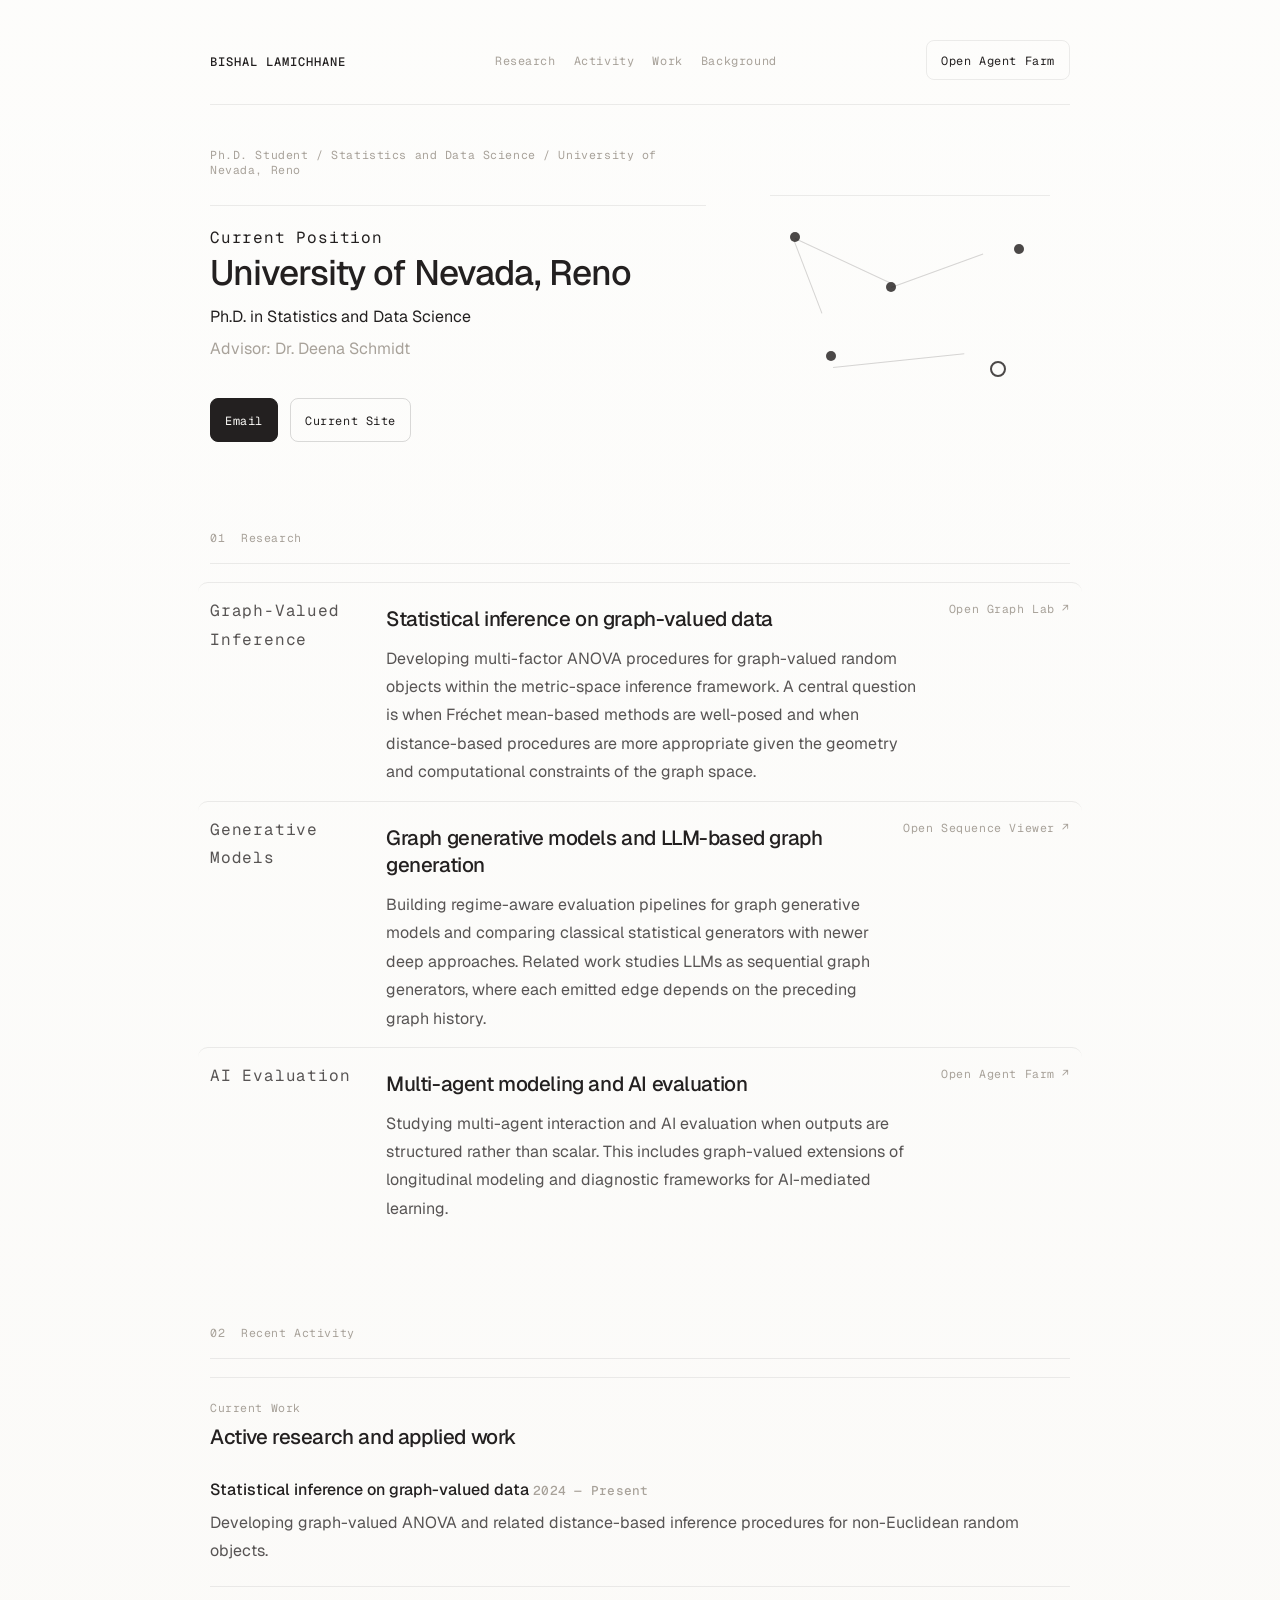
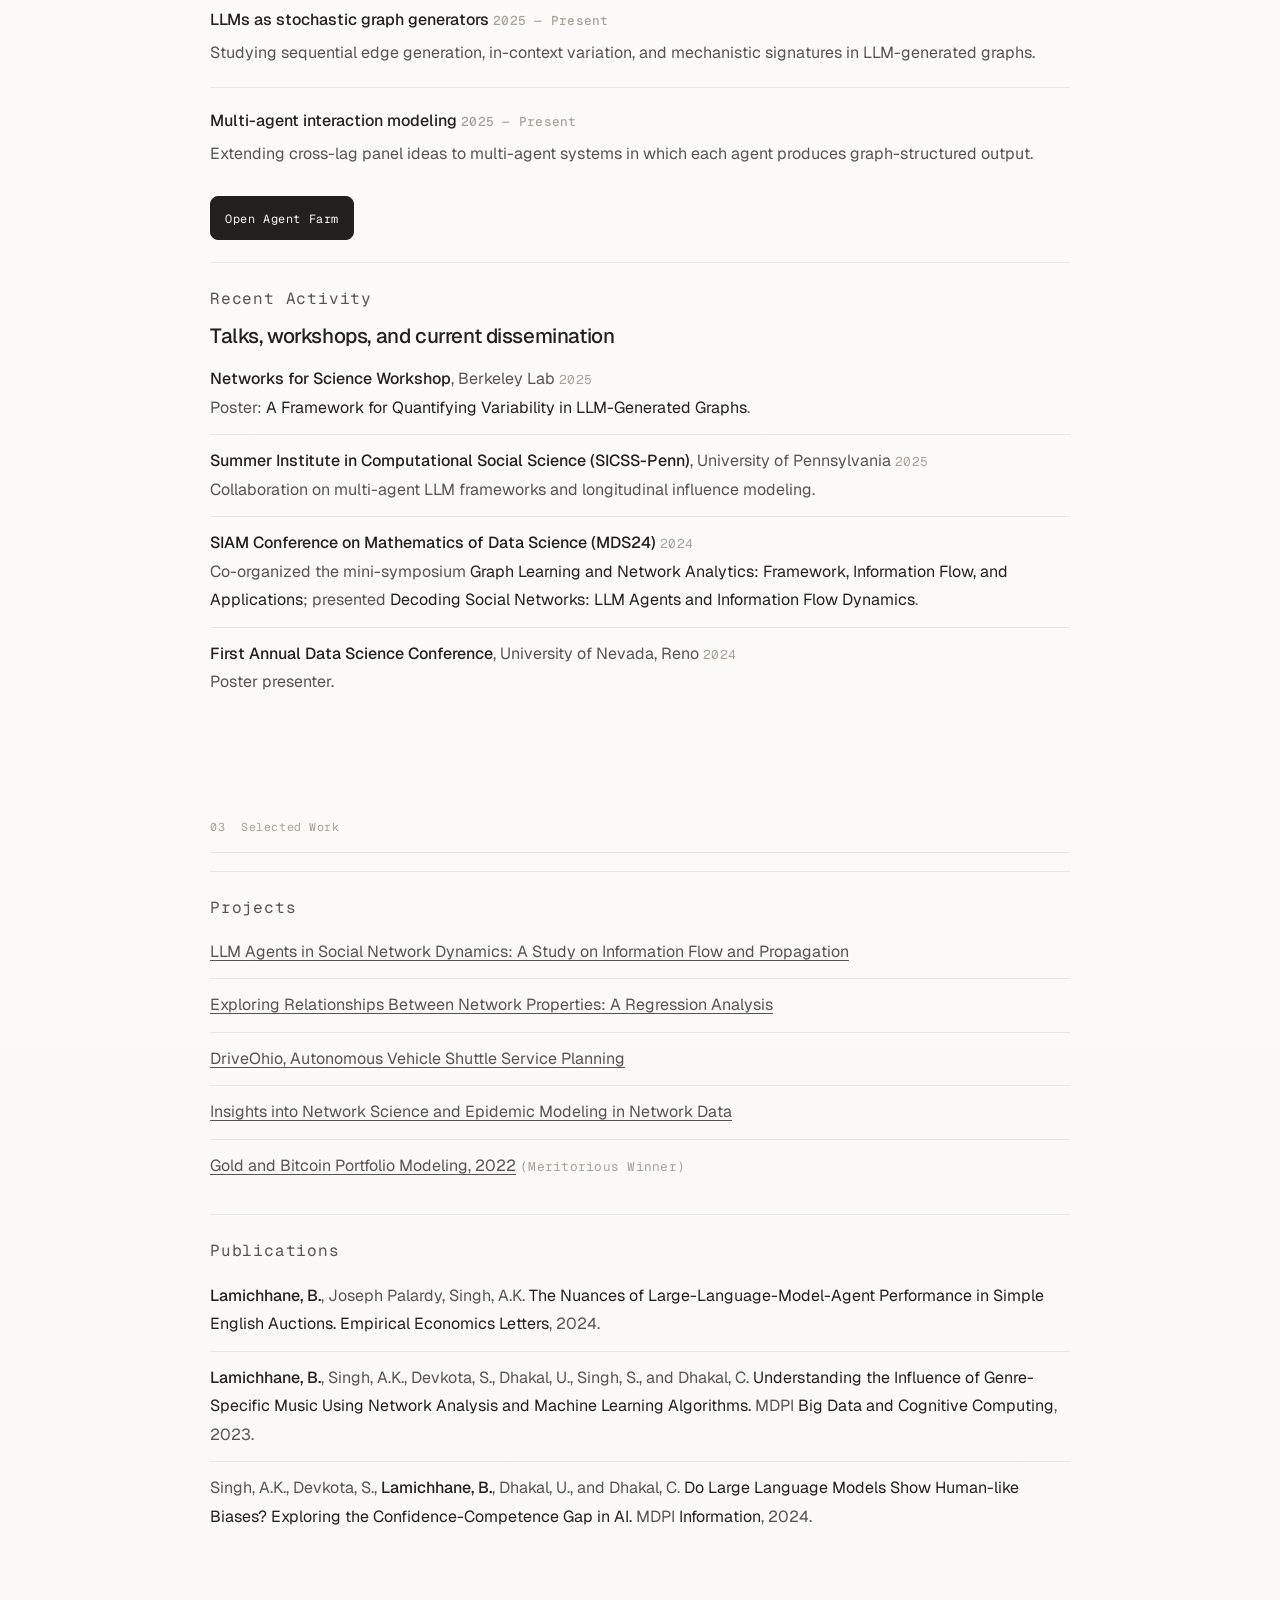
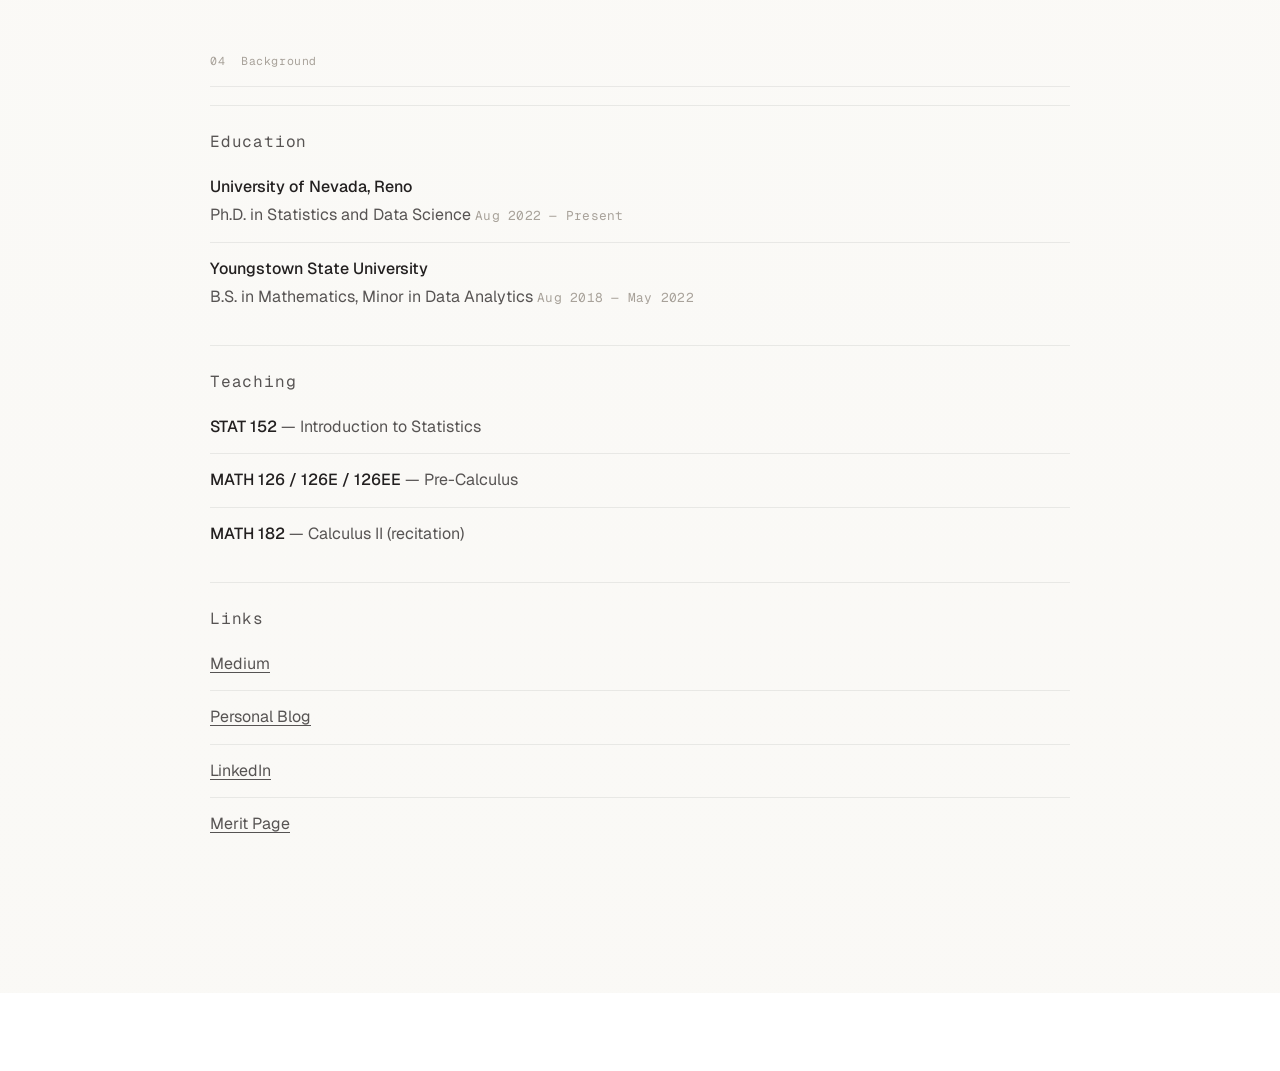
<file: Blogs.html>
<!doctype html>
<html lang="en">
<head>
  <meta charset="utf-8" />
  <meta http-equiv="refresh" content="0; url=./research.html#background" />
  <meta name="viewport" content="width=device-width, initial-scale=1" />
  <title>Redirecting…</title>
  <link rel="canonical" href="./research.html#background" />
</head>
<body>
  <p><a href="./research.html#background">Continue to Links and Background</a>.</p>
</body>
</html>
</file>
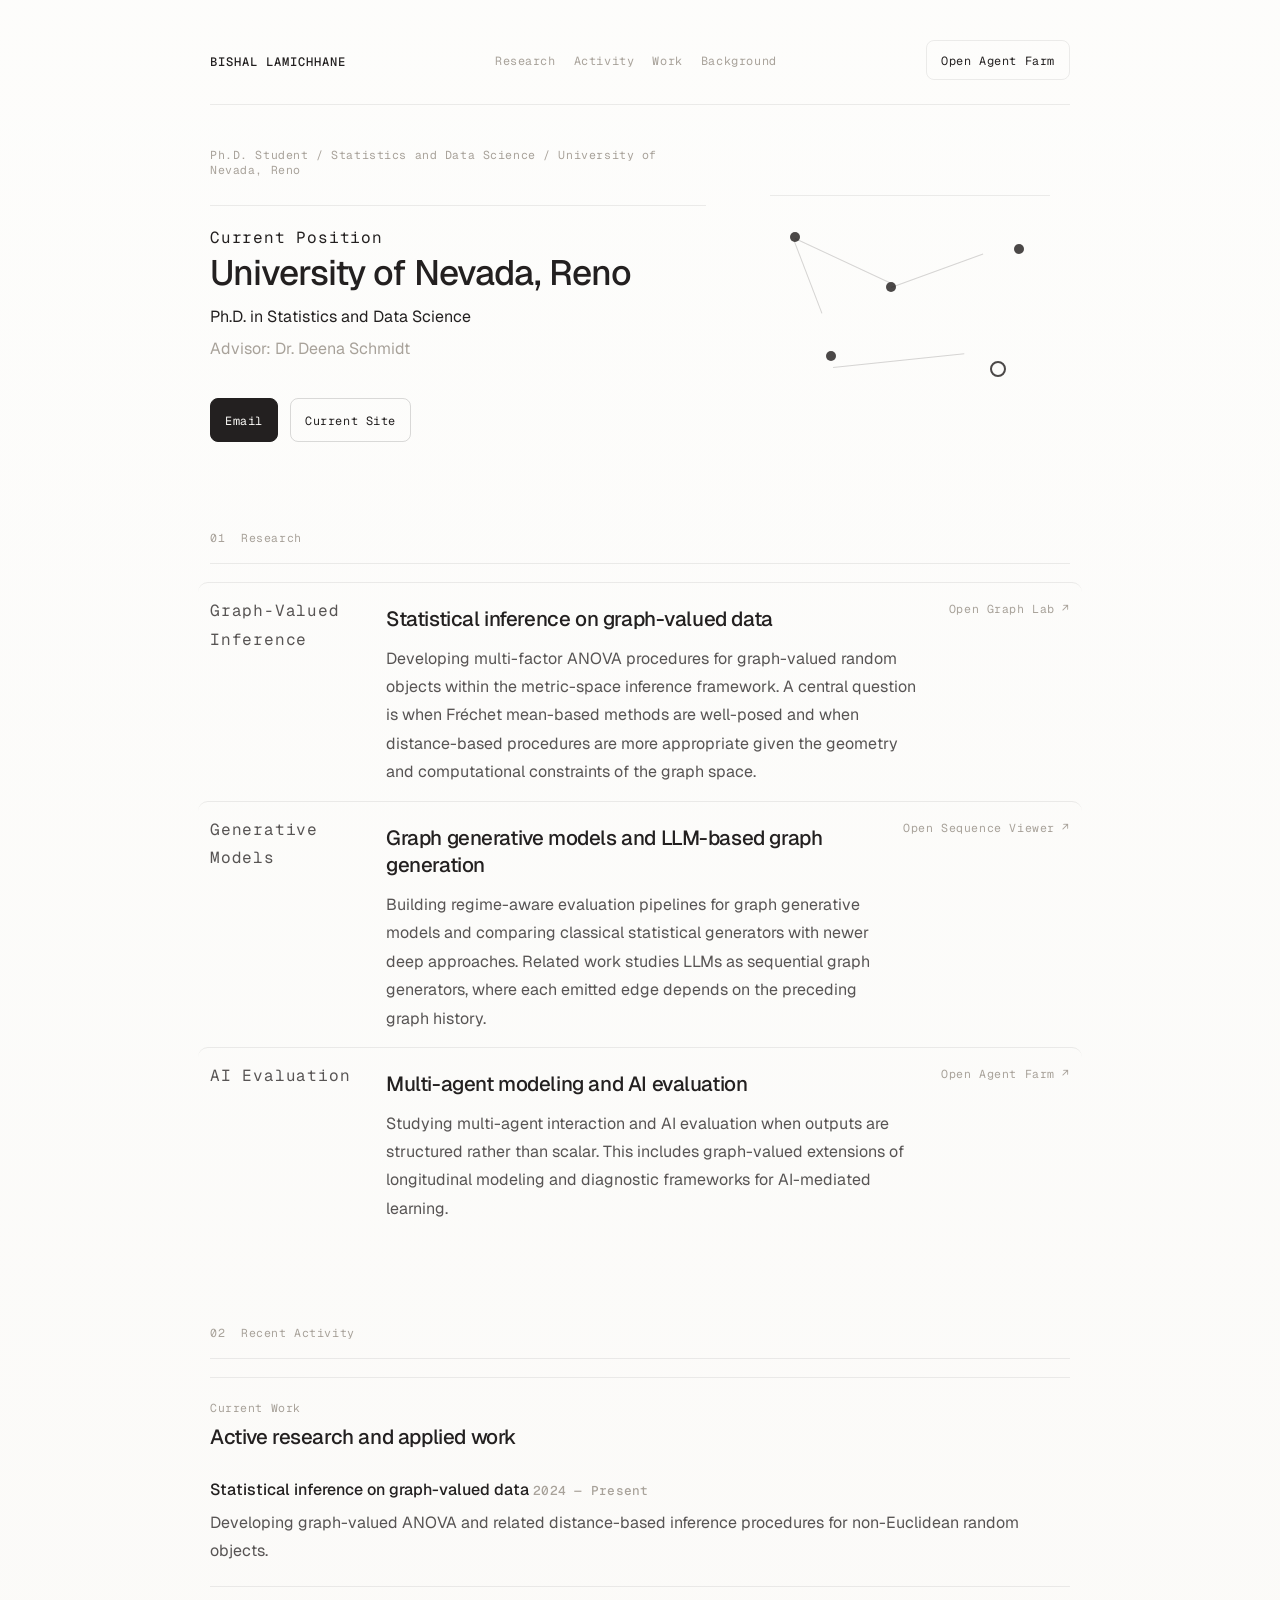
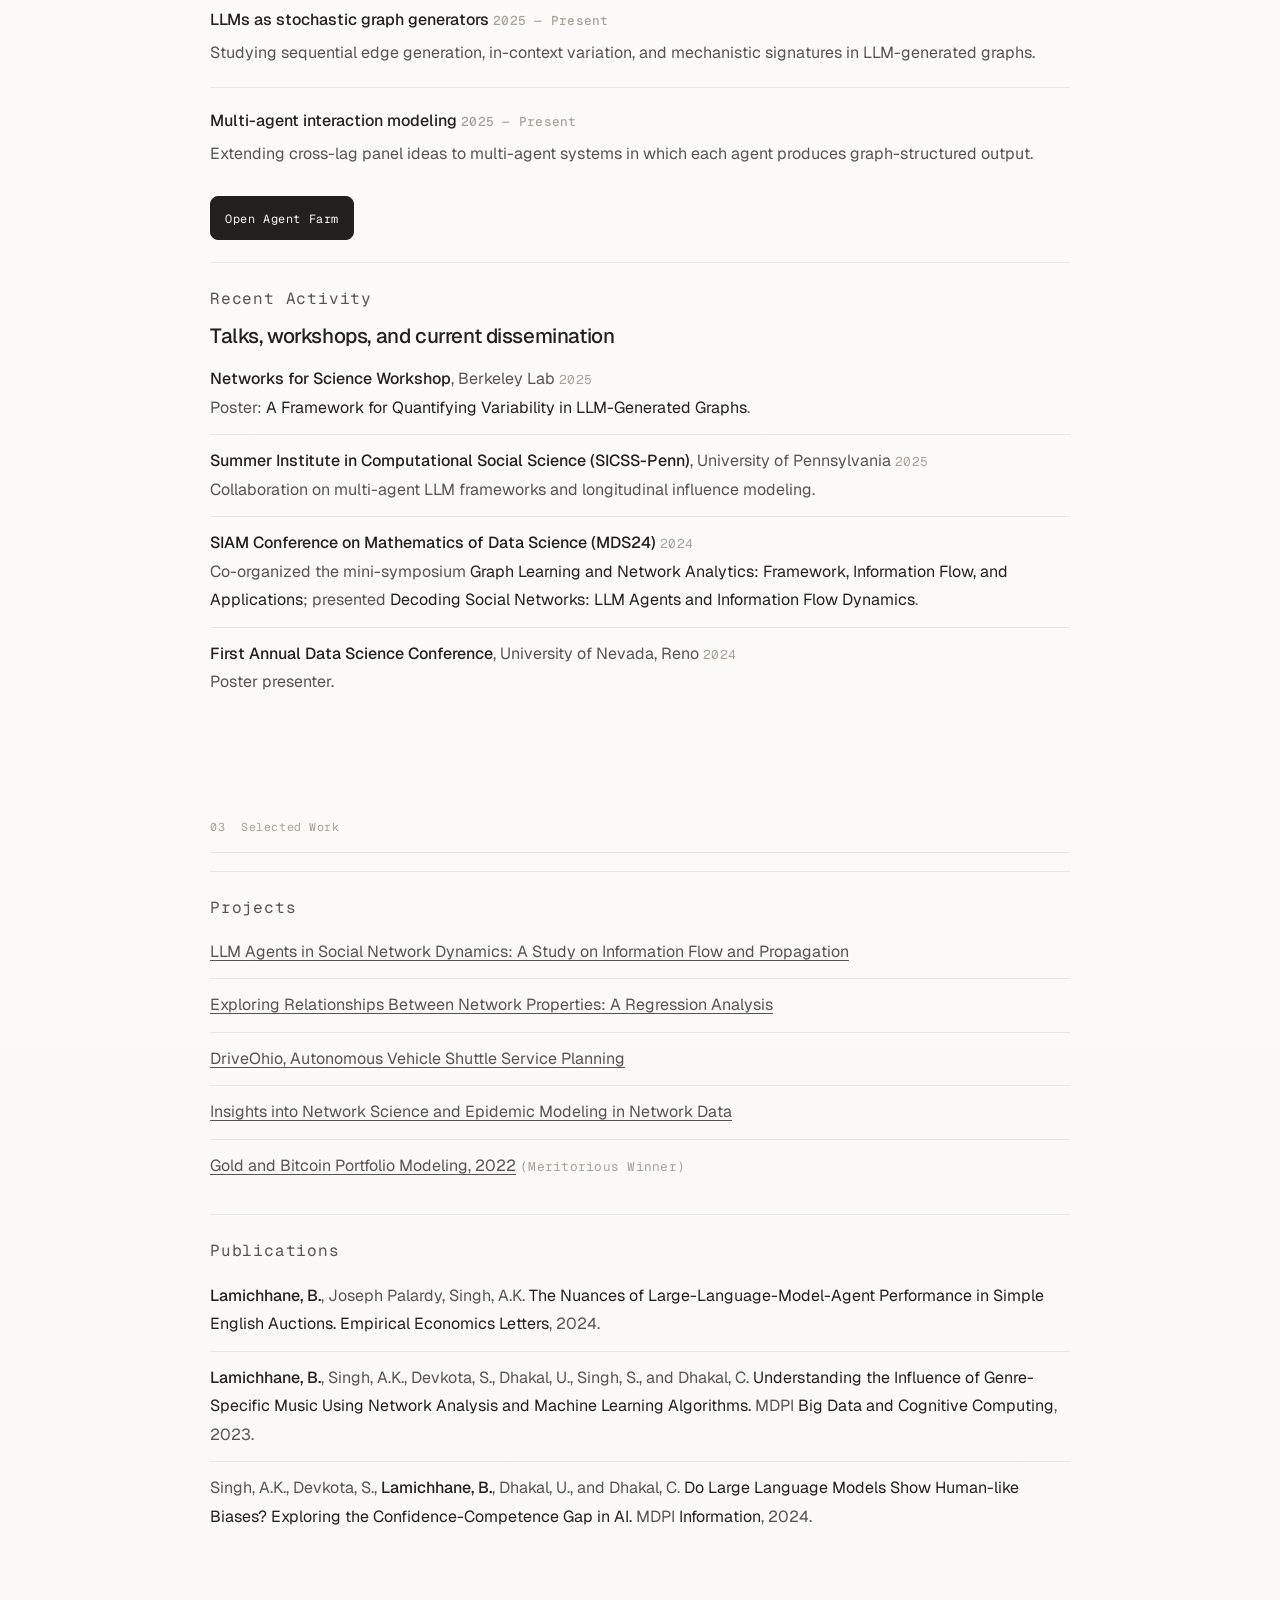
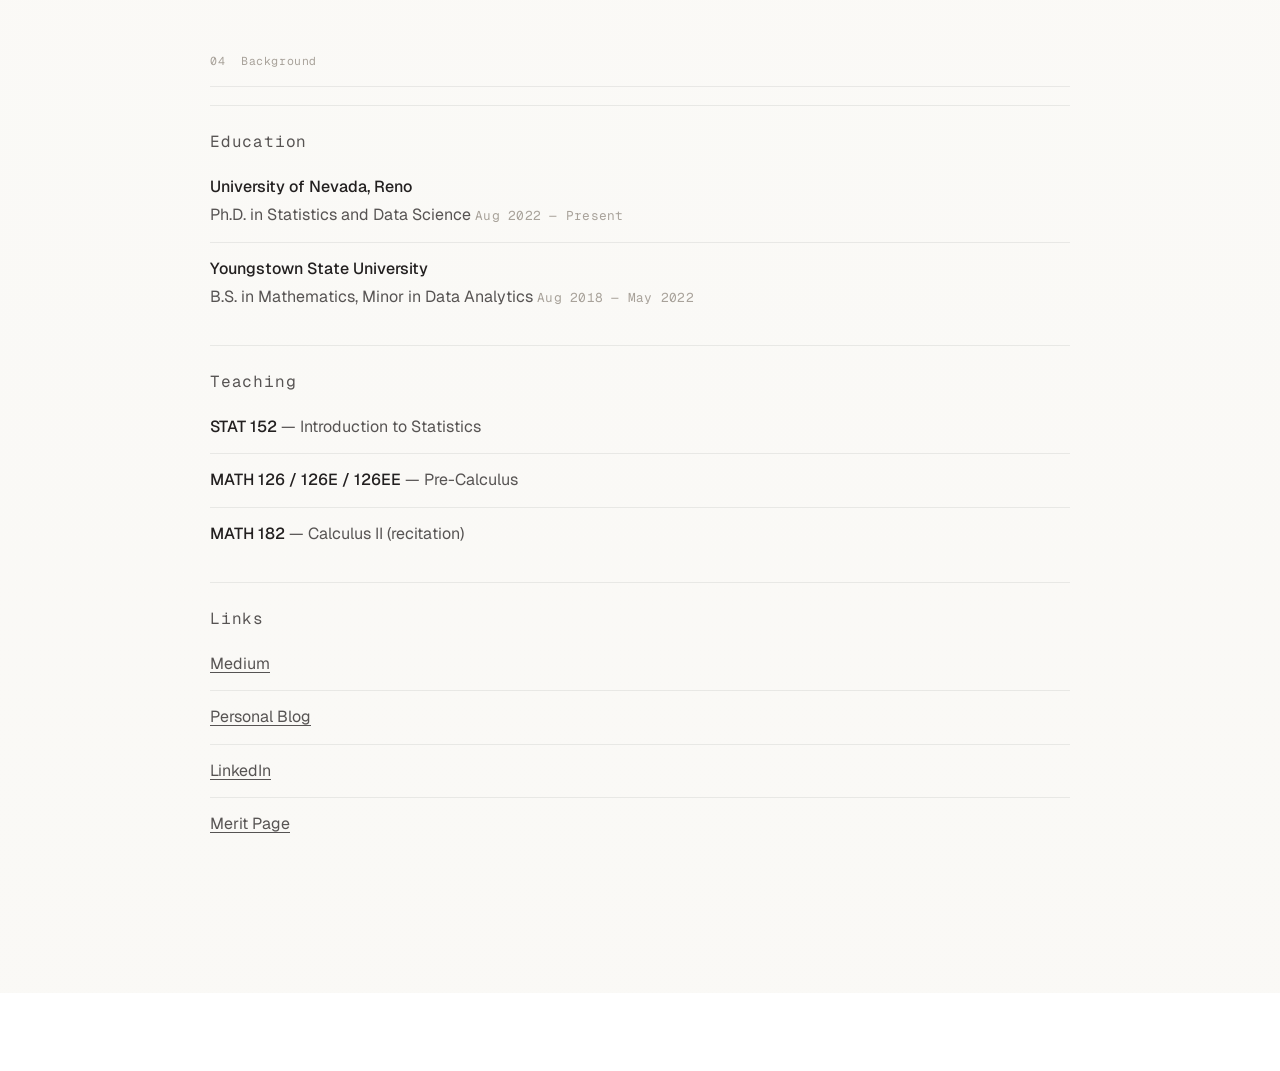
<file: Education.html>
<!doctype html>
<html lang="en">
<head>
  <meta charset="utf-8" />
  <meta http-equiv="refresh" content="0; url=./research.html#background" />
  <meta name="viewport" content="width=device-width, initial-scale=1" />
  <title>Redirecting…</title>
  <link rel="canonical" href="./research.html#background" />
</head>
<body>
  <p><a href="./research.html#background">Continue to Education and Background</a>.</p>
</body>
</html>
</file>
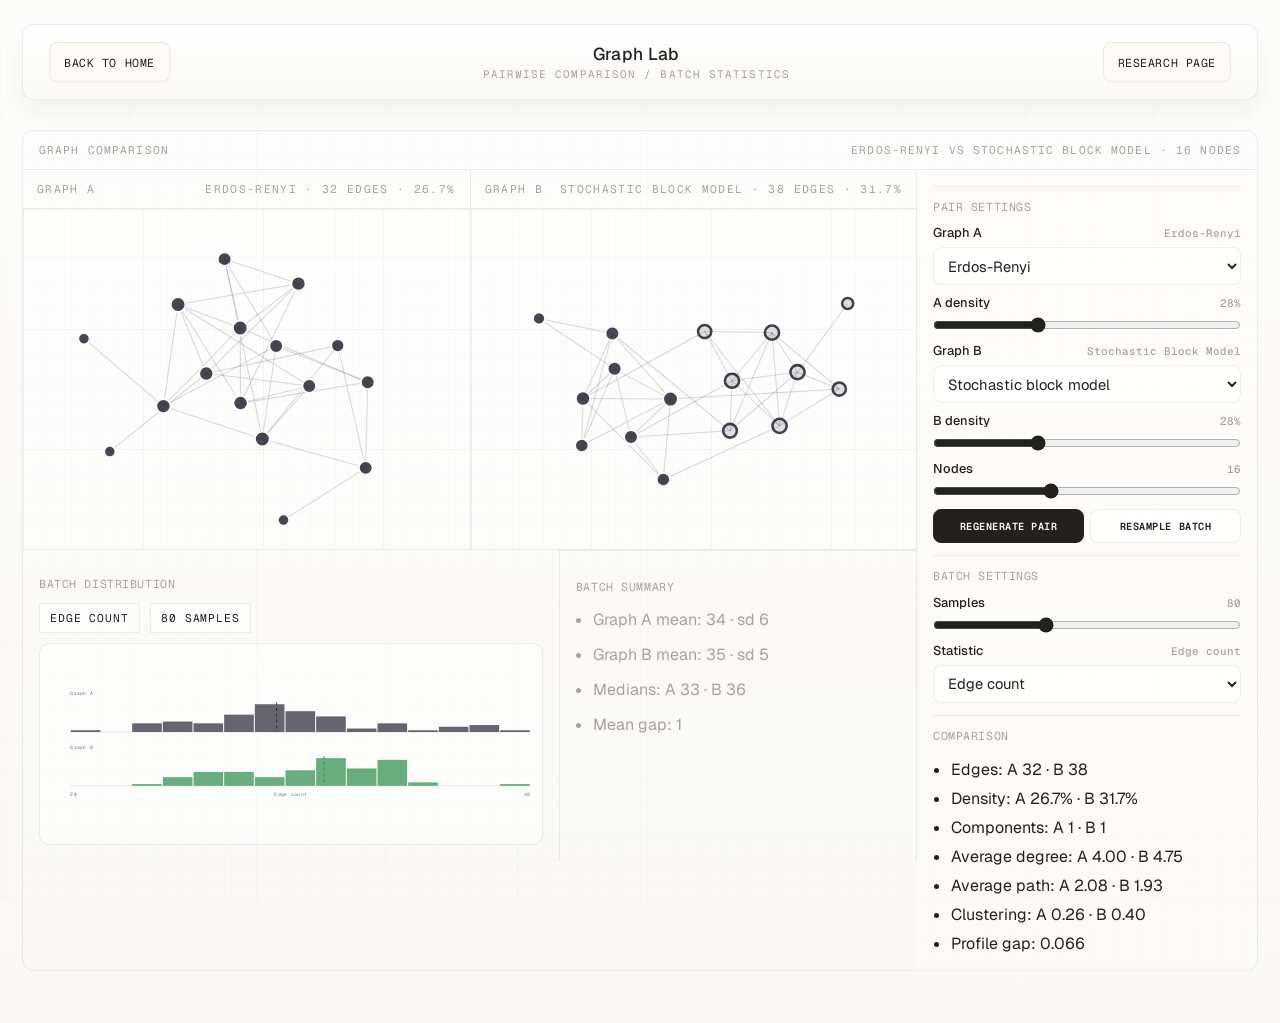
<file: graph-lab.html>
<!doctype html>
<html lang="en">
<head>
  <meta charset="utf-8" />
  <meta name="viewport" content="width=device-width, initial-scale=1" />
  <title>Graph Lab</title>
  <link rel="preconnect" href="https://fonts.googleapis.com">
  <link rel="preconnect" href="https://fonts.gstatic.com" crossorigin>
  <link href="https://fonts.googleapis.com/css2?family=Geist:wght@400;500;600&amp;family=Geist+Mono:wght@400;500&amp;display=swap" rel="stylesheet">
  <link rel="stylesheet" href="./module-pages.css" />
</head>
<body>
  <div class="module-shell">
    <header class="module-toolbar">
      <a class="toolbar-link" href="./index.html">Back to Home</a>
      <div class="toolbar-center">
        <span class="toolbar-title">Graph Lab</span>
        <span class="toolbar-subtitle">Pairwise Comparison / Batch Statistics</span>
      </div>
      <a class="toolbar-chip" href="./research.html">Research Page</a>
    </header>

    <main class="module-main">
      <section class="surface-panel graphlab-panel">
        <div class="panel-head">
          <span>Graph Comparison</span>
          <span id="graphlab-caption">loading pair</span>
        </div>

        <div class="graphlab-frame">
          <div class="graphlab-visual-column">
            <div class="graphlab-compare-grid">
              <article class="graphlab-graph-card">
                <div class="graphlab-graph-head">
                  <span>Graph A</span>
                  <span id="graph-a-subtitle">--</span>
                </div>
                <div class="mini-graph-stage">
                  <svg id="graph-a-canvas" viewBox="0 0 480 400" aria-label="Graph A canvas"></svg>
                </div>
              </article>

              <article class="graphlab-graph-card">
                <div class="graphlab-graph-head">
                  <span>Graph B</span>
                  <span id="graph-b-subtitle">--</span>
                </div>
                <div class="mini-graph-stage">
                  <svg id="graph-b-canvas" viewBox="0 0 480 400" aria-label="Graph B canvas"></svg>
                </div>
              </article>
            </div>

            <div class="graphlab-distribution-row">
              <article class="graphlab-distribution-card">
                <p class="panel-label">Batch Distribution</p>
                <div class="status-line">
                  <span class="status-chip" id="batch-stat-chip">Edge count</span>
                  <span class="status-chip" id="batch-count-chip">80 samples</span>
                </div>
                <div class="distribution-stage">
                  <svg id="distribution-canvas" viewBox="0 0 960 220" aria-label="Batch distribution chart"></svg>
                </div>
              </article>

              <article class="graphlab-distribution-card log-card graphlab-summary-card">
                <p class="panel-label">Batch Summary</p>
                <ul class="summary-list" id="batch-summary">
                  <li>Loading batch summary.</li>
                </ul>
              </article>
            </div>
          </div>

          <aside class="graphlab-sidebar">
            <article class="compact-card control-card">
              <p class="panel-label">Pair Settings</p>

              <label>
                <span class="select-line"><span>Graph A</span><span class="range-value" id="graph-a-model-label">Erdos-Renyi</span></span>
                <select id="graph-a-model">
                  <option value="er">Erdos-Renyi</option>
                  <option value="sbm">Stochastic block model</option>
                  <option value="lattice">Ring lattice</option>
                </select>
              </label>

              <label>
                <span class="range-line"><span>A density</span><span class="range-value" id="graph-a-density-value">28%</span></span>
                <input id="graph-a-density" type="range" min="12" max="60" step="1" value="28" />
              </label>

              <label>
                <span class="select-line"><span>Graph B</span><span class="range-value" id="graph-b-model-label">Stochastic Block Model</span></span>
                <select id="graph-b-model">
                  <option value="er">Erdos-Renyi</option>
                  <option value="sbm" selected>Stochastic block model</option>
                  <option value="lattice">Ring lattice</option>
                </select>
              </label>

              <label>
                <span class="range-line"><span>B density</span><span class="range-value" id="graph-b-density-value">28%</span></span>
                <input id="graph-b-density" type="range" min="12" max="60" step="1" value="28" />
              </label>

              <label>
                <span class="range-line"><span>Nodes</span><span class="range-value" id="graph-node-count-value">16</span></span>
                <input id="graph-node-count" type="range" min="10" max="26" step="1" value="16" />
              </label>

              <div class="button-row">
                <button class="module-button primary" id="graph-regenerate-pair" type="button">Regenerate Pair</button>
                <button class="module-button" id="graph-run-batch" type="button">Resample Batch</button>
              </div>
            </article>

            <article class="compact-card control-card">
              <p class="panel-label">Batch Settings</p>

              <label>
                <span class="range-line"><span>Samples</span><span class="range-value" id="batch-sample-count-value">80</span></span>
                <input id="batch-sample-count" type="range" min="24" max="180" step="4" value="80" />
              </label>

              <label>
                <span class="select-line"><span>Statistic</span><span class="range-value" id="batch-stat-label">Edge count</span></span>
                <select id="batch-statistic">
                  <option value="edgeCount">Edge count</option>
                  <option value="density">Density</option>
                  <option value="components">Components</option>
                  <option value="avgDegree">Average degree</option>
                  <option value="avgPath">Average path</option>
                  <option value="clustering">Clustering</option>
                  <option value="triangles">Triangles</option>
                </select>
              </label>
            </article>

            <article class="compact-card log-card">
              <p class="panel-label">Comparison</p>
              <ul class="distance-list" id="pair-summary">
                <li>Loading comparison.</li>
              </ul>
            </article>
          </aside>
        </div>
      </section>
    </main>
  </div>

  <script src="./graph-lab.js"></script>
</body>
</html>
</file>
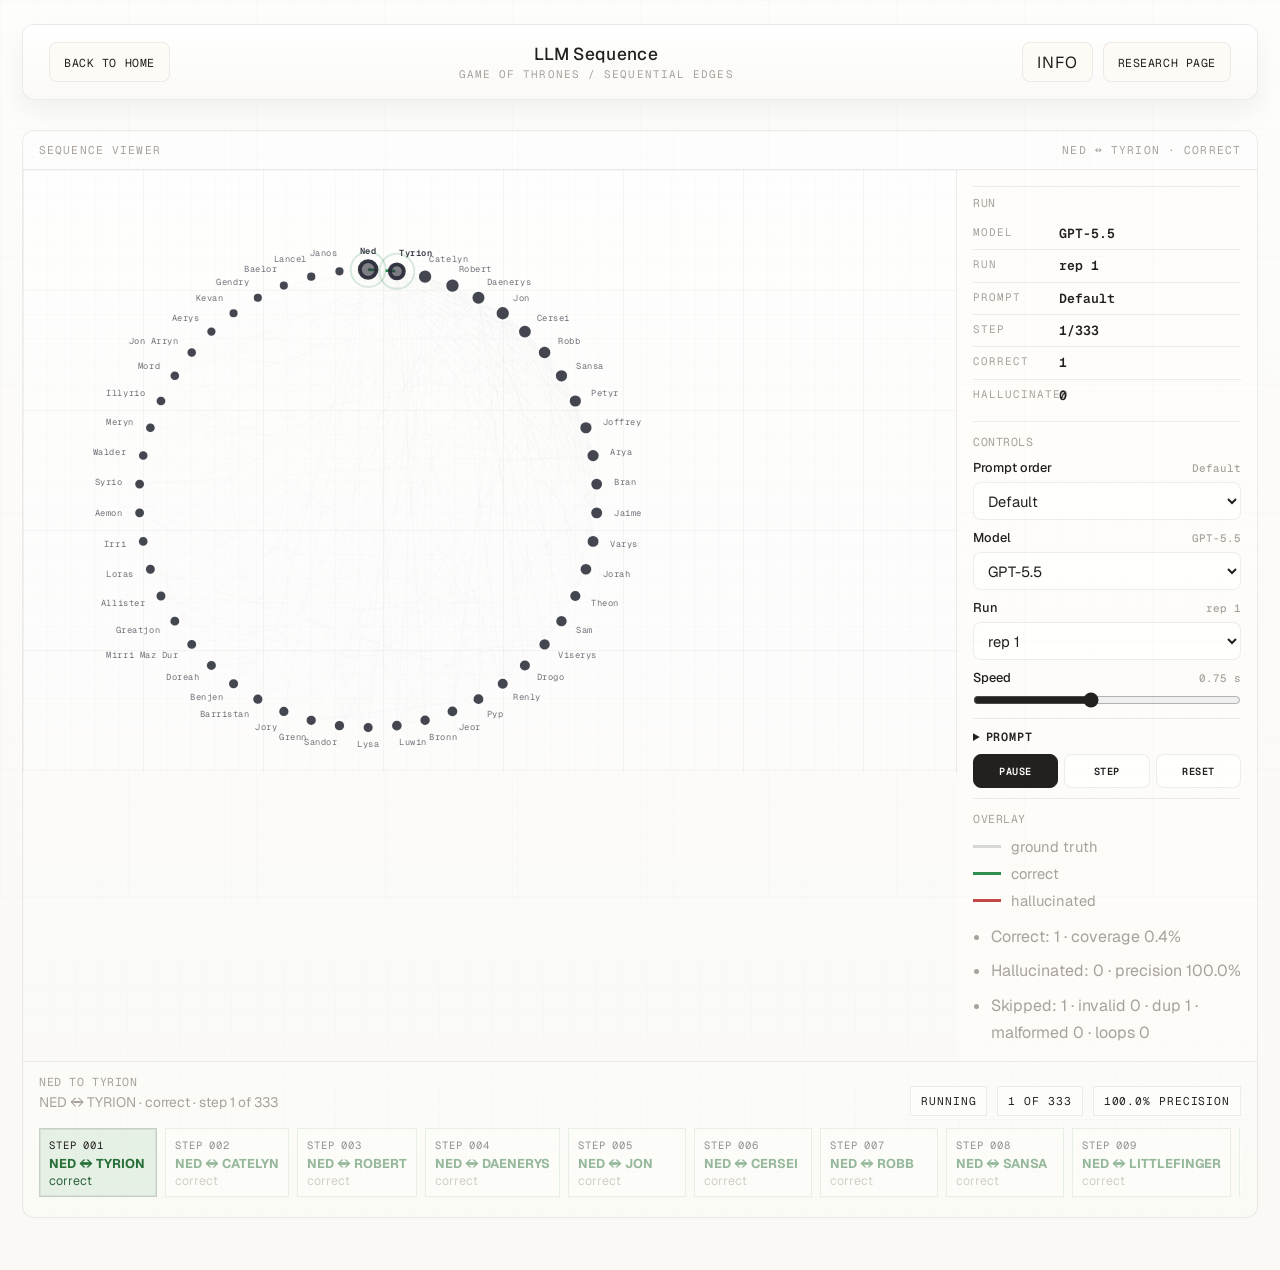
<file: llm-graph-sequence.html>
<!doctype html>
<html lang="en">
<head>
  <meta charset="utf-8" />
  <meta name="viewport" content="width=device-width, initial-scale=1" />
  <title>LLM Sequence Viewer</title>
  <link rel="preconnect" href="https://fonts.googleapis.com">
  <link rel="preconnect" href="https://fonts.gstatic.com" crossorigin>
  <link href="https://fonts.googleapis.com/css2?family=Geist:wght@400;500;600&amp;family=Geist+Mono:wght@400;500&amp;display=swap" rel="stylesheet">
  <link rel="stylesheet" href="./module-pages.css" />
</head>
<body class="llm-page">
  <div class="module-shell">
    <header class="module-toolbar">
      <a class="toolbar-link" href="./index.html">Back to Home</a>
      <div class="toolbar-center">
        <span class="toolbar-title">LLM Sequence</span>
        <span class="toolbar-subtitle">Game of Thrones / Sequential Edges</span>
      </div>
      <div class="toolbar-actions">
        <button class="toolbar-chip toolbar-button" id="llm-info-toggle" type="button" aria-expanded="false" aria-controls="llm-info-panel">Info</button>
        <a class="toolbar-chip" href="./research.html">Research Page</a>
      </div>
    </header>

    <main class="module-main">
      <section class="surface-panel llm-info-panel" id="llm-info-panel" hidden>
        <div class="panel-head">
          <span>About This Viewer</span>
          <button class="toolbar-chip toolbar-button" id="llm-info-close" type="button">Close</button>
        </div>
        <div class="llm-info-grid">
          <article class="compact-card llm-info-card">
            <p class="panel-label">What the graph represents</p>
            <p>
              This viewer uses a fixed set of <strong>Game of Thrones</strong> characters as nodes and replays the edges emitted by a language model one step at a time. The ring order follows the prompt order, while the edge sequence follows the raw order produced by the selected model run.
            </p>
          </article>

          <article class="compact-card llm-info-card">
            <p class="panel-label">How to read the overlay</p>
            <p>
              Soft gray edges are the ground-truth graph. Green edges are emitted edges that match ground truth. Red edges are hallucinated edges that the model produced but that are not in the selected ground-truth network.
            </p>
          </article>

          <article class="compact-card llm-info-card">
            <p class="panel-label">What the controls change</p>
            <p>
              <strong>Prompt order</strong> switches between the default and reverse prompt variants. <strong>Model</strong> and <strong>Run</strong> choose a specific LLM output trace. <strong>Speed</strong>, <strong>Pause</strong>, <strong>Step</strong>, and <strong>Reset</strong> control the sequential playback.
            </p>
          </article>

          <article class="compact-card llm-info-card">
            <p class="panel-label">What this page is for</p>
            <p>
              The page is meant to compare how different models build the same graph over time, not just whether they end at the right answer. It highlights ordering effects, early mistakes, repeated structural patterns, and where hallucinated edges begin to accumulate.
            </p>
          </article>
        </div>
      </section>

      <section class="surface-panel llm-panel">
        <div class="panel-head">
          <span>Sequence Viewer</span>
          <span id="sequence-caption">loading run data</span>
        </div>

        <div class="llm-workbench">
          <div class="graph-stage">
            <svg id="sequence-canvas" viewBox="0 0 960 620" aria-label="Sequential graph generation canvas"></svg>
          </div>

          <aside class="llm-sidebar">
            <article class="compact-card llm-run-card">
              <p class="panel-label">Run</p>
              <dl class="metric-pairs">
                <div class="metric-pair">
                  <dt>Model</dt>
                  <dd id="seq-model-stat">--</dd>
                </div>
                <div class="metric-pair">
                  <dt>Run</dt>
                  <dd id="seq-run-stat">--</dd>
                </div>
                <div class="metric-pair">
                  <dt>Prompt</dt>
                  <dd id="seq-prompt-stat">--</dd>
                </div>
                <div class="metric-pair">
                  <dt>Step</dt>
                  <dd id="seq-step-stat">--</dd>
                </div>
                <div class="metric-pair">
                  <dt>Correct</dt>
                  <dd id="seq-correct-stat">--</dd>
                </div>
                <div class="metric-pair">
                  <dt>Hallucinated</dt>
                  <dd id="seq-hallucinated-stat">--</dd>
                </div>
              </dl>
            </article>

            <article class="compact-card control-card">
              <p class="panel-label">Controls</p>

              <label>
                <span class="select-line"><span>Prompt order</span><span class="range-value" id="prompt-order-label">Default</span></span>
                <select id="prompt-order">
                  <option value="default">Default</option>
                  <option value="reverse">Reverse</option>
                </select>
              </label>

              <label>
                <span class="select-line"><span>Model</span><span class="range-value" id="model-label">--</span></span>
                <select id="sequence-model"></select>
              </label>

              <label>
                <span class="select-line"><span>Run</span><span class="range-value" id="run-label">--</span></span>
                <select id="sequence-run"></select>
              </label>

              <label>
                <span class="range-line"><span>Speed</span><span class="range-value" id="sequence-speed-value">0.75 s</span></span>
                <input id="sequence-speed" type="range" min="250" max="1400" step="50" value="750" />
              </label>

              <details class="prompt-details">
                <summary>Prompt</summary>
                <div class="prompt-meta" id="prompt-meta">Prompt file: --</div>
                <pre class="prompt-text" id="prompt-text"></pre>
              </details>

              <div class="button-row">
                <button class="module-button primary" id="sequence-play-toggle" type="button">Pause</button>
                <button class="module-button" id="sequence-step" type="button">Step</button>
                <button class="module-button" id="sequence-reset" type="button">Reset</button>
              </div>
            </article>

            <article class="compact-card log-card llm-overlay-card">
              <p class="panel-label">Overlay</p>
              <div class="legend-list">
                <div class="legend-item"><span class="legend-swatch ground"></span><span>ground truth</span></div>
                <div class="legend-item"><span class="legend-swatch correct"></span><span>correct</span></div>
                <div class="legend-item"><span class="legend-swatch hallucinated"></span><span>hallucinated</span></div>
              </div>
              <ul class="summary-list dynamic-list" id="run-summary"></ul>
            </article>
          </aside>
        </div>

        <article class="compact-card llm-sequence-card">
          <div class="sequence-card-head">
            <div>
              <p class="panel-label" id="sequence-status-title">Current emission</p>
              <div class="sequence-current-line" id="sequence-current-line">Waiting for playback</div>
            </div>
            <div class="status-line">
              <span class="status-chip" id="sequence-status-chip">Running</span>
              <span class="status-chip" id="sequence-length-chip">0 of 0</span>
              <span class="status-chip" id="sequence-quality-chip">--</span>
            </div>
          </div>
          <ol class="sequence-log sequence-ribbon" id="sequence-log"></ol>
        </article>
      </section>
    </main>
  </div>

  <script src="./llm-graph-sequence.js"></script>
</body>
</html>
</file>
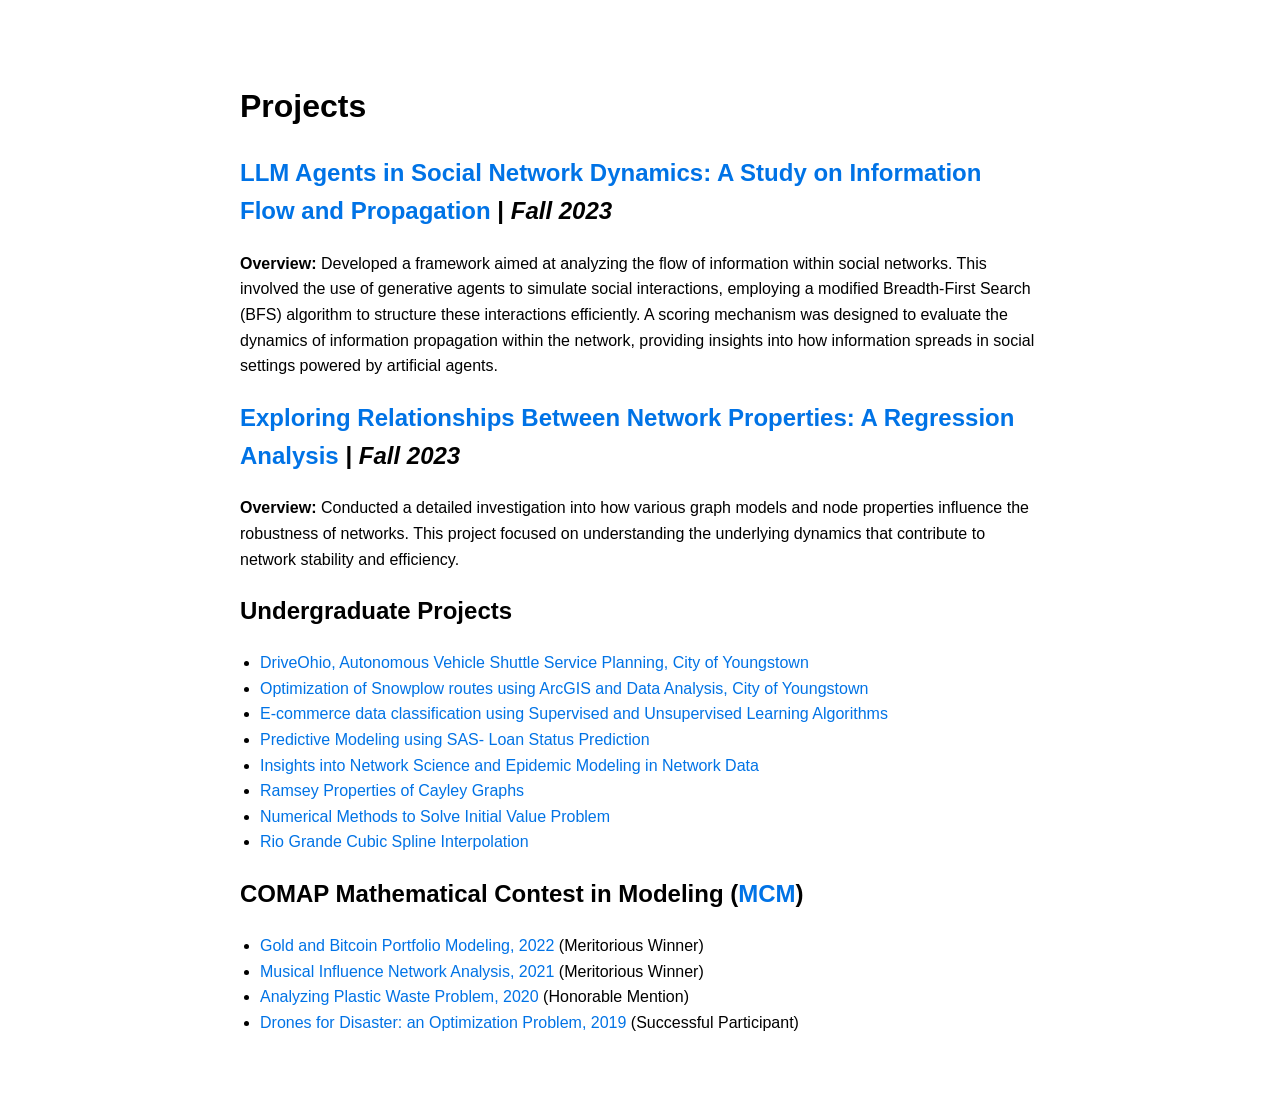
<file: Projects.html>
<!DOCTYPE html>
<html lang="en">
<head>
    <meta charset="UTF-8">
    <meta name="viewport" content="width=device-width, initial-scale=1.0">
    <title>Projects</title>
    <style>
        body {
            font-family: Arial, sans-serif;
            max-width: 800px;
            margin: 40px auto;
            padding: 20px;
            line-height: 1.6;
        }
        h1, h2, h3 {
            color: black;
        }
        ul {
            padding-left: 20px;
        }
        a {
            color: #0073e6;
            text-decoration: none;
        }
        a:hover {
            text-decoration: underline;
        }
    </style>
</head>
<body>

    <h1>Projects</h1>

    <h2><a href="https://medium.com/@blamichhane314/llm-agents-in-social-network-dynamics-a-study-on-information-flow-6796d1107297">LLM Agents in Social Network Dynamics: A Study on Information Flow and Propagation</a> | <em>Fall 2023</em></h2>
    <p><strong>Overview:</strong> Developed a framework aimed at analyzing the flow of information within social networks. This involved the use of generative agents to simulate social interactions, employing a modified Breadth-First Search (BFS) algorithm to structure these interactions efficiently. A scoring mechanism was designed to evaluate the dynamics of information propagation within the network, providing insights into how information spreads in social settings powered by artificial agents.</p>

    <h2><a href="https://drive.google.com/file/d/1zh2tkKHuKDTECH-Ijt_p2Sp3vEtIkHpu/view?usp=share_link">Exploring Relationships Between Network Properties: A Regression Analysis</a> | <em>Fall 2023</em></h2>
    <p><strong>Overview:</strong> Conducted a detailed investigation into how various graph models and node properties influence the robustness of networks. This project focused on understanding the underlying dynamics that contribute to network stability and efficiency.</p>

    <h2>Undergraduate Projects</h2>
    <ul>
        <li><a href="https://drive.google.com/file/d/1dOO87v9rxENTf36T3mYNYQ7Y96aAUuAs/view?usp=share_link">DriveOhio, Autonomous Vehicle Shuttle Service Planning, City of Youngstown</a></li>
        <li><a href="https://drive.google.com/file/d/1z13Q6YpQUxOwi1Vhb39x1D4tKbLj2SVE/view?usp=share_link">Optimization of Snowplow routes using ArcGIS and Data Analysis, City of Youngstown</a></li>
        <li><a href="https://drive.google.com/file/d/1H-YPUSb_gpAhn12CvyQE-hojeCLI7uKd/view?usp=share_link">E-commerce data classification using Supervised and Unsupervised Learning Algorithms</a></li>
        <li><a href="https://drive.google.com/file/d/1AleYJ916rduuBiROS0tdDmKoXAHl-TxS/view?usp=share_link">Predictive Modeling using SAS- Loan Status Prediction</a></li>
        <li><a href="https://drive.google.com/file/d/1NYDL0OJl7_mQuKCtIgJtNUo31qxoW01U/view?usp=share_link">Insights into Network Science and Epidemic Modeling in Network Data</a></li>
        <li><a href="https://drive.google.com/file/d/1VbcHch2Luyk1ZT7CGTUtRGUnXF9Waq80/view?usp=share_link">Ramsey Properties of Cayley Graphs</a></li>
        <li><a href="https://drive.google.com/file/d/1rXN0zVkb5o79XPocqf88sCAsinY6diJ6/view?usp=share_link">Numerical Methods to Solve Initial Value Problem</a></li>
        <li><a href="https://drive.google.com/file/d/1E24_1epSe8QT-ZMYdIRN0xgMz0Toos8L/view?usp=share_link">Rio Grande Cubic Spline Interpolation</a></li>
    </ul>

    <h2>COMAP Mathematical Contest in Modeling (<a href="https://www.contest.comap.com/undergraduate/contests/">MCM</a>)</h2>
    <ul>
        <li><a href="https://drive.google.com/file/d/1xftjrDIcdHBbYioAdFXh7kWbRrQsWtrr/view?usp=share_link">Gold and Bitcoin Portfolio Modeling, 2022</a> (Meritorious Winner)</li>
        <li><a href="https://drive.google.com/file/d/1rW55gNR1pfPGLMU1mO7NfIJUJqUgJSdE/view?usp=share_link">Musical Influence Network Analysis, 2021</a> (Meritorious Winner)</li>
        <li><a href="https://drive.google.com/file/d/1G_zh8u8dzi1kN4I7EXj21vqOJY7xKAAA/view?usp=share_link">Analyzing Plastic Waste Problem, 2020</a> (Honorable Mention)</li>
        <li><a href="https://drive.google.com/file/d/1epSLIp4k7kVPFBjb52NCsZms6u5b_UUT/view?usp=share_link">Drones for Disaster: an Optimization Problem, 2019</a> (Successful Participant)</li>
    </ul>

</body>
</html>
</file>
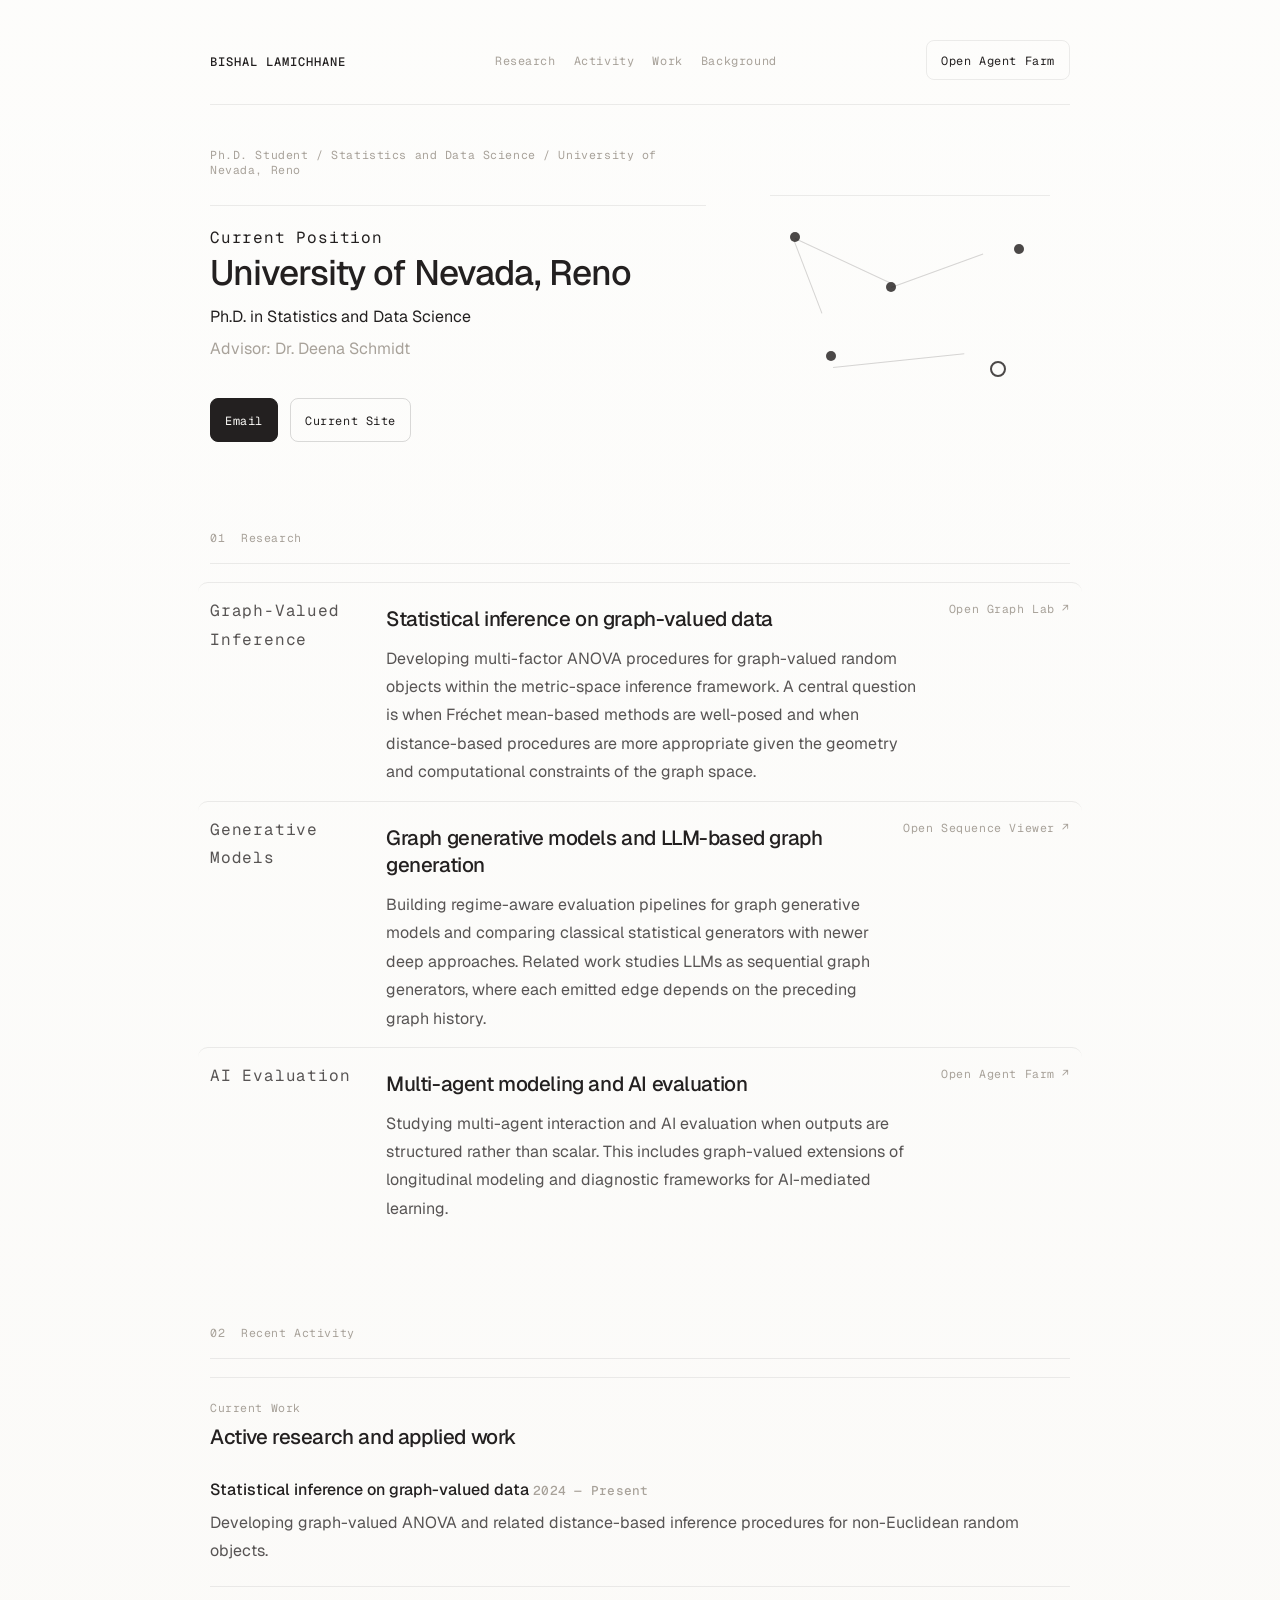
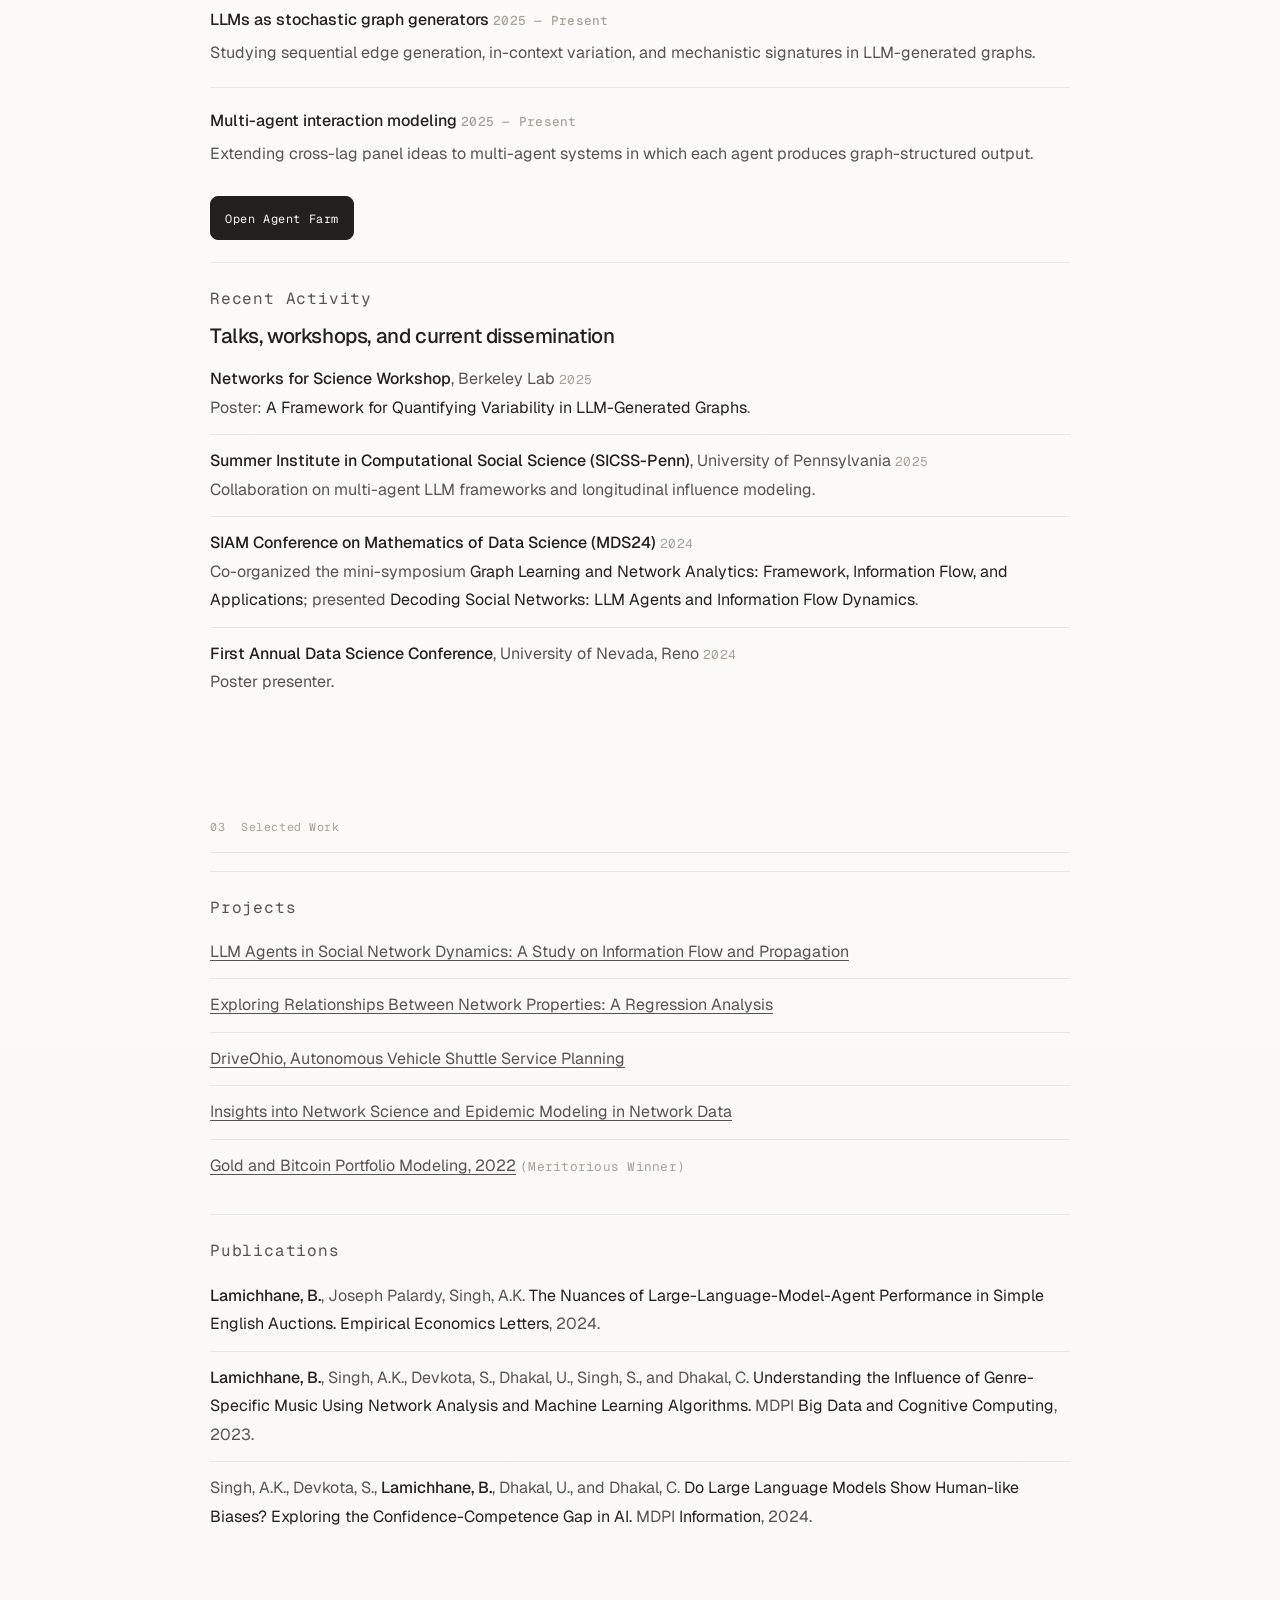
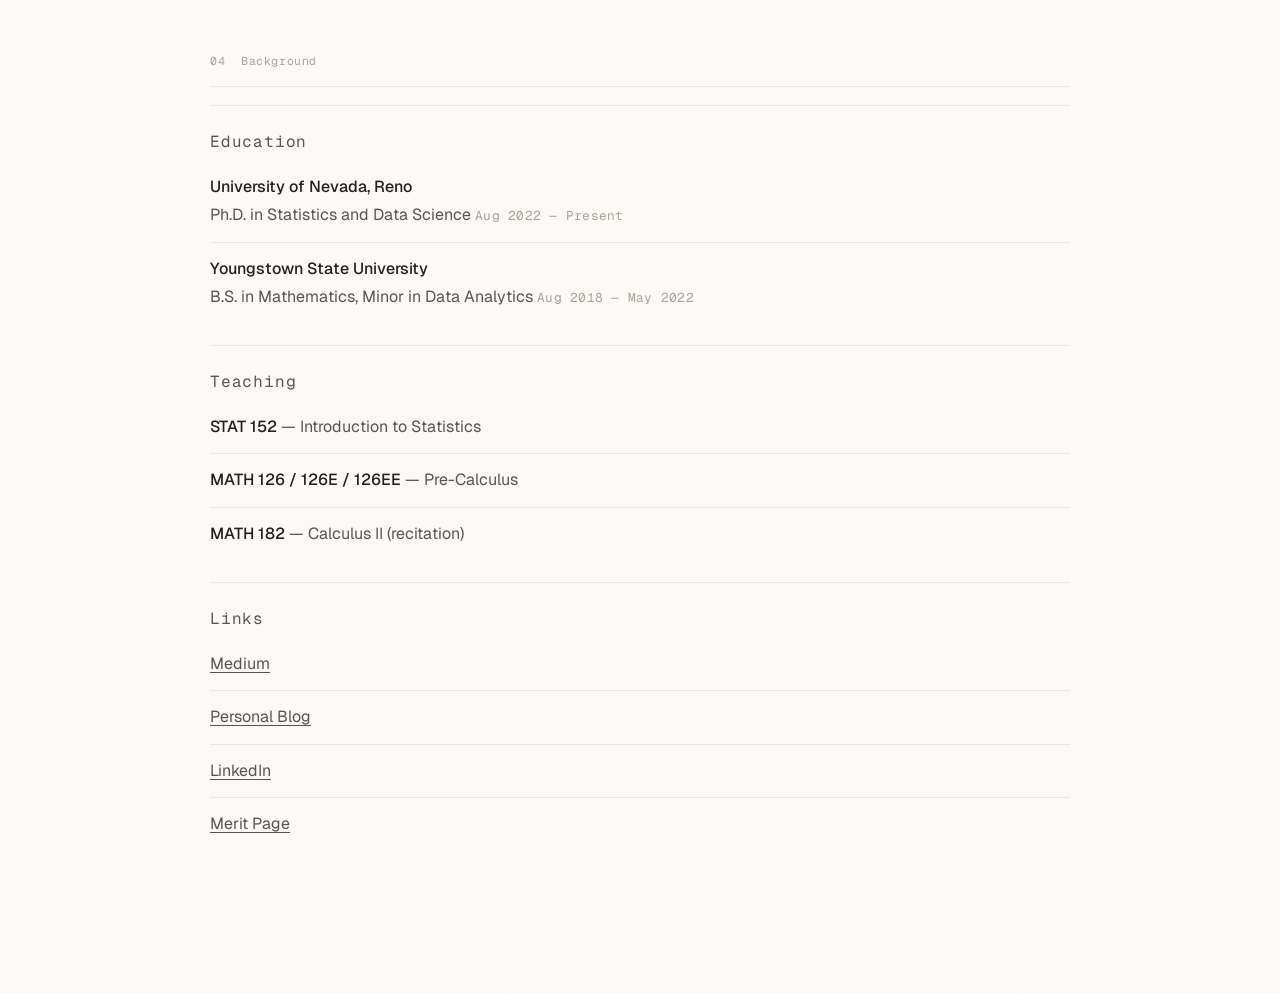
<file: Publications.html>
<!doctype html>
<html lang="en">
<head>
  <meta charset="utf-8" />
  <meta http-equiv="refresh" content="0; url=./research.html#work" />
  <meta name="viewport" content="width=device-width, initial-scale=1" />
  <title>Redirecting…</title>
  <link rel="canonical" href="./research.html#work" />
</head>
<body>
  <p><a href="./research.html#work">Continue to Publications and Work</a>.</p>
</body>
</html>
</file>
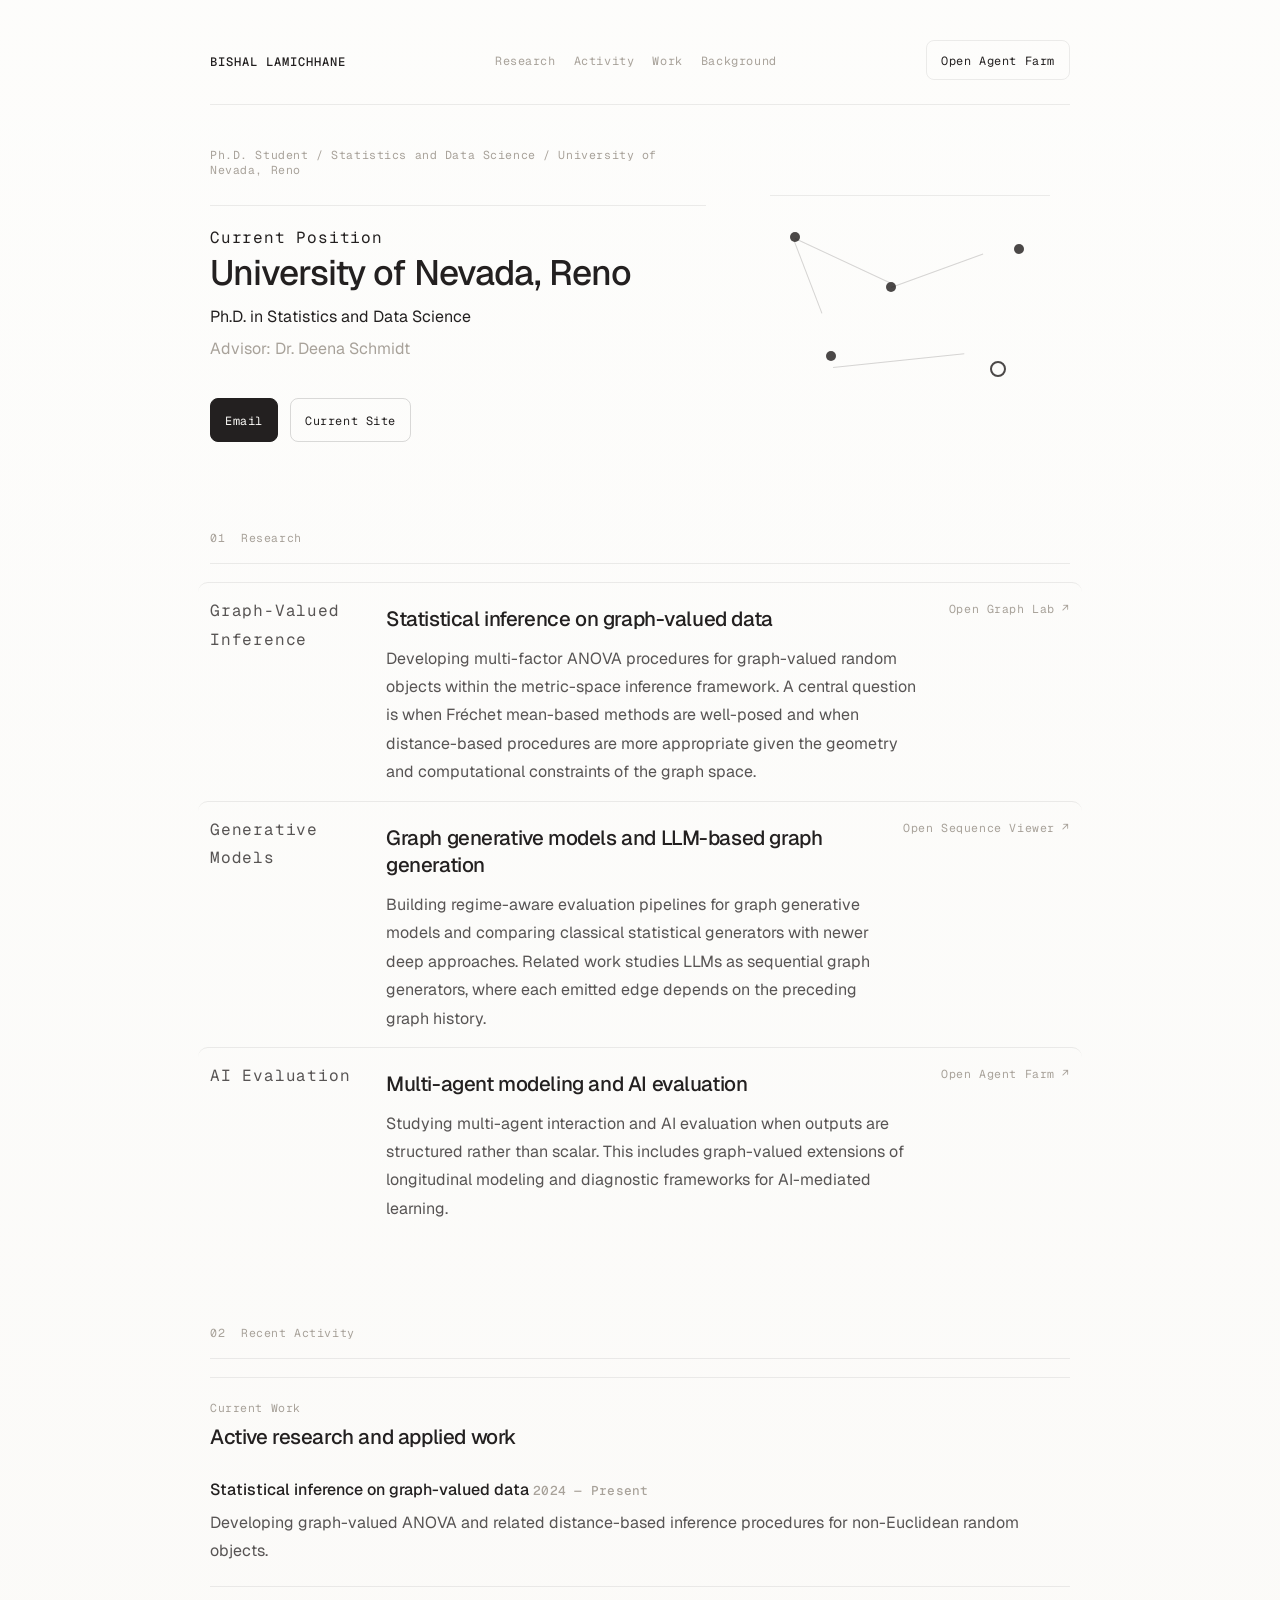
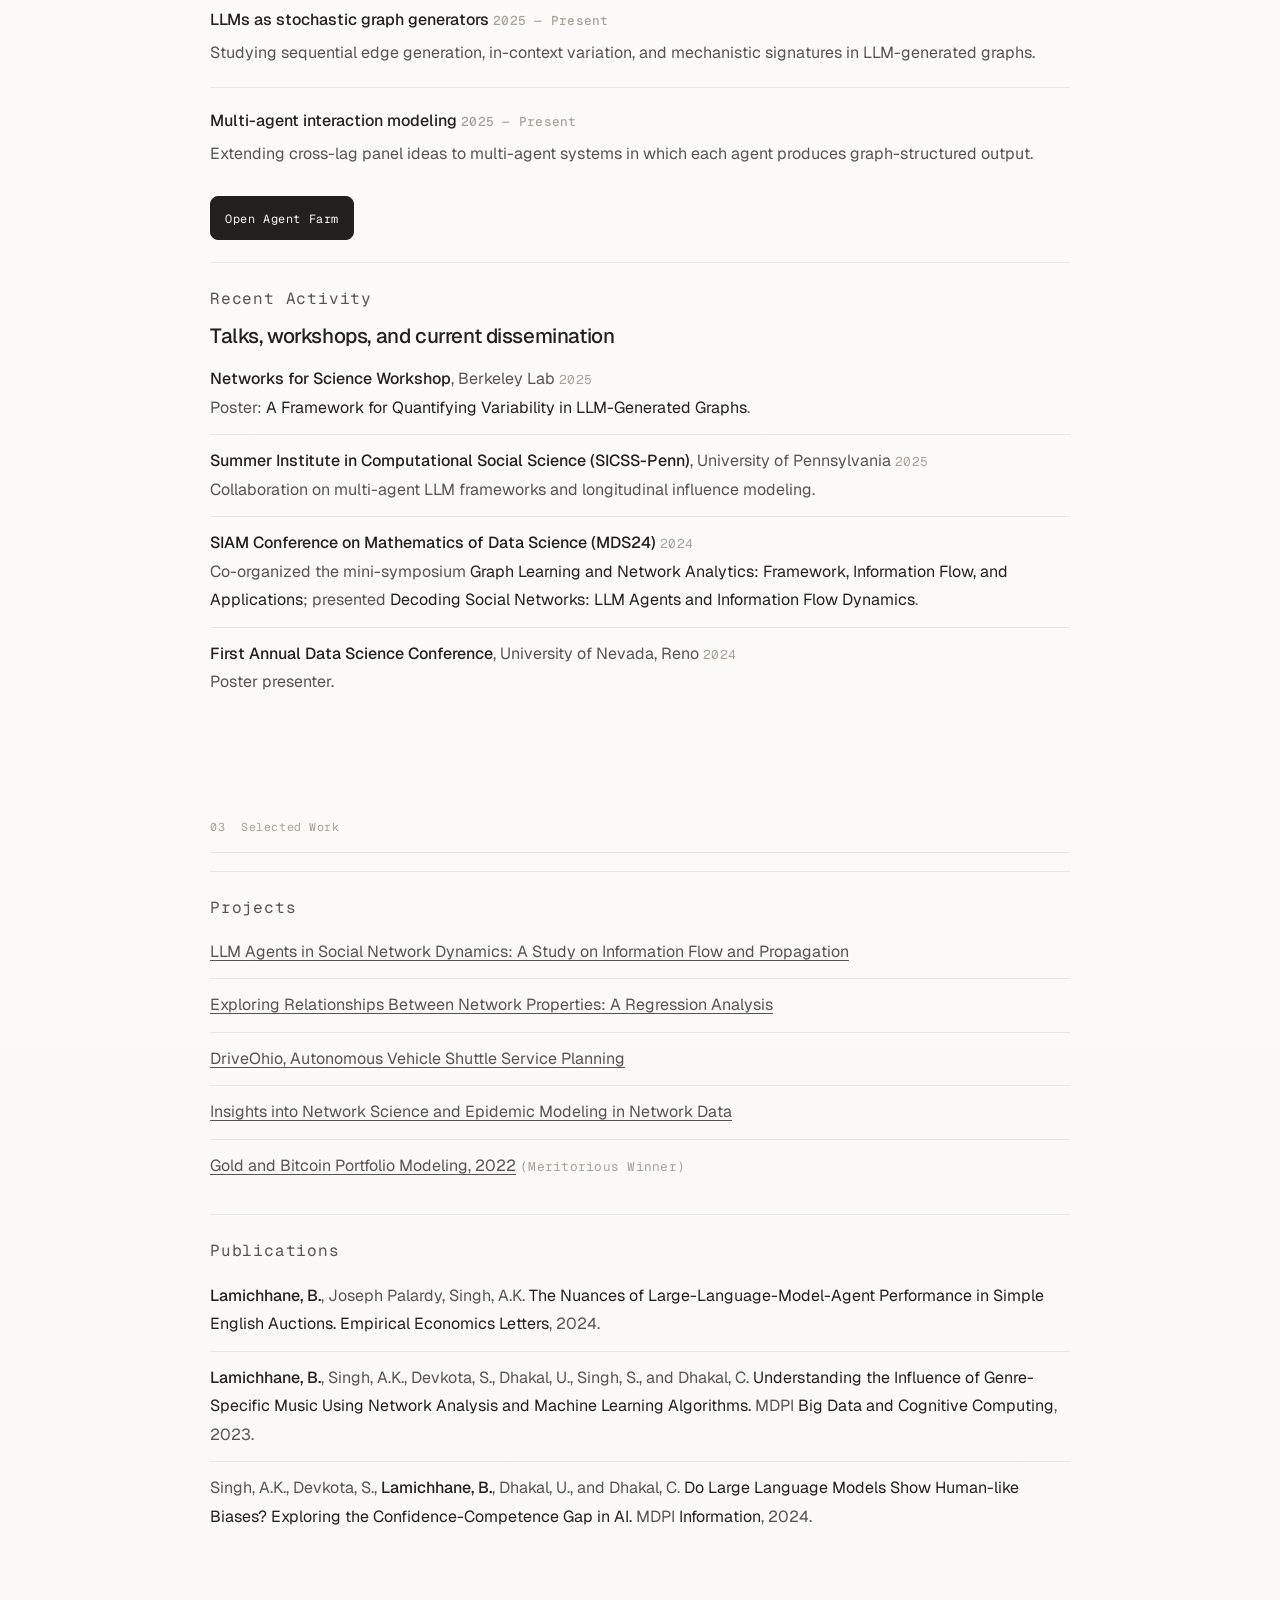
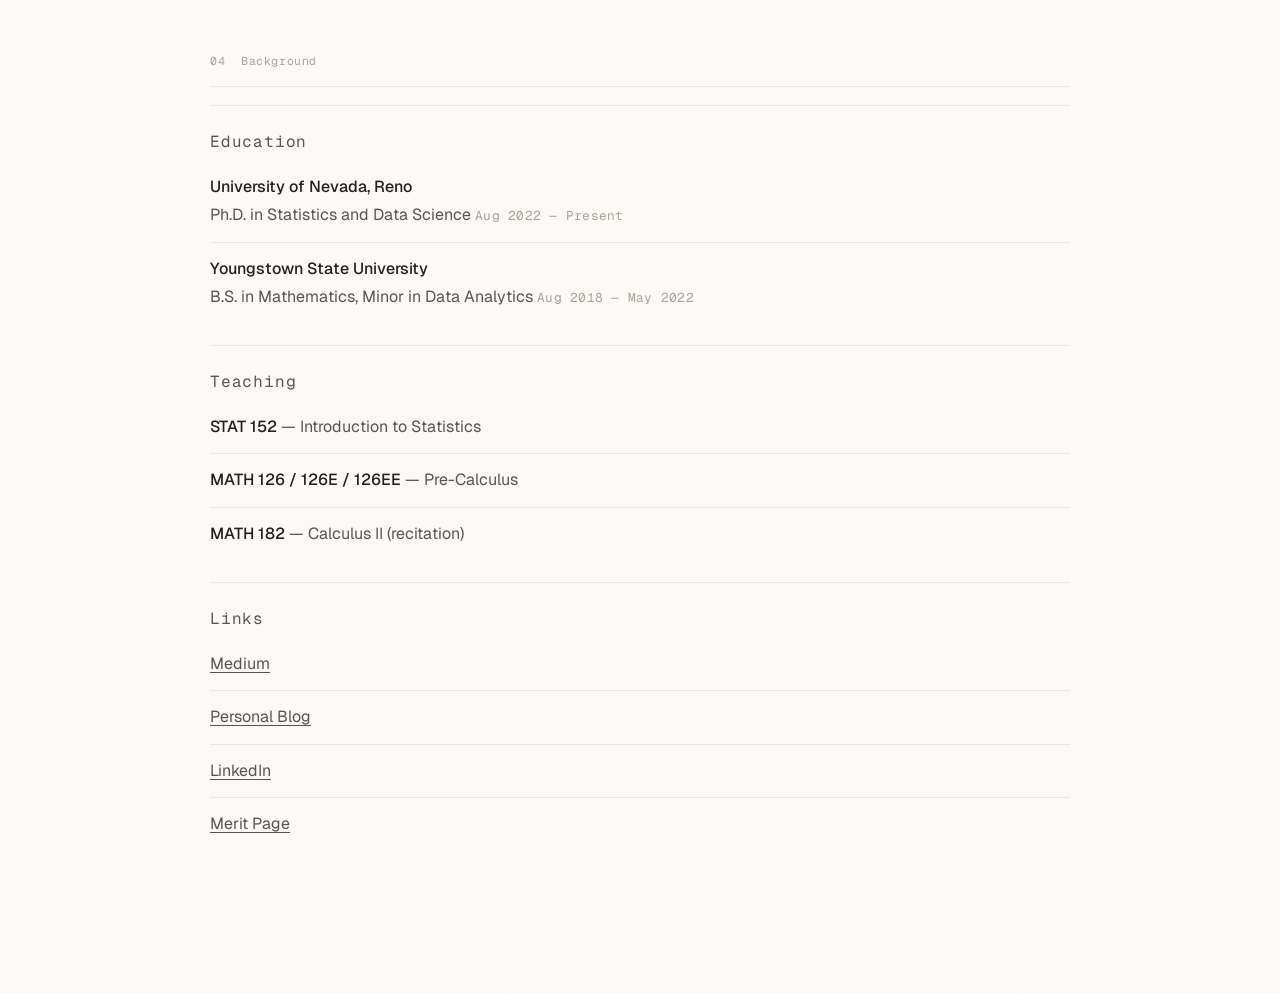
<file: research.html>
<!doctype html>
<html lang="en">
<head>
  <meta charset="utf-8" />
  <meta name="viewport" content="width=device-width, initial-scale=1" />
  <title>Bishal Lamichhane</title>
  <link rel="preconnect" href="https://fonts.googleapis.com">
  <link rel="preconnect" href="https://fonts.gstatic.com" crossorigin>
  <link href="https://fonts.googleapis.com/css2?family=Geist:wght@400;500;600&amp;family=Geist+Mono:wght@400;500&amp;display=swap" rel="stylesheet">
  <link rel="stylesheet" href="./website.css" />
</head>
<body>
  <div class="site-shell">
    <header class="site-header">
      <a class="brand" href="#top">
        <span class="brand-name">Bishal Lamichhane</span>
      </a>

      <nav class="site-nav" aria-label="Primary">
        <a href="#research">Research</a>
        <a href="#recent">Activity</a>
        <a href="#work">Work</a>
        <a href="#background">Background</a>
      </nav>

      <a class="header-link" href="./index.html">Open Agent Farm</a>
    </header>

    <main id="top" class="site-main">
      <section class="hero-frame">
        <div class="hero-grid">
          <div class="hero-copy">
            <p class="eyebrow">Ph.D. Student / Statistics and Data Science / University of Nevada, Reno</p>

            <article class="signal-card hero-position-card">
              <p class="card-label">Current Position</p>
              <h2>University of Nevada, Reno</h2>
              <p>Ph.D. in Statistics and Data Science</p>
              <p>Advisor: Dr. Deena Schmidt</p>
            </article>

            <div class="hero-actions">
              <a class="button primary" href="mailto:blamichhane@unr.edu">Email</a>
              <a class="button secondary" href="https://blamichhane314.github.io" target="_blank" rel="noreferrer">Current Site</a>
            </div>
          </div>

          <aside class="hero-side">
            <article class="signal-card sketch-card" aria-hidden="true">
              <div class="node n1"></div>
              <div class="node n2"></div>
              <div class="node n3"></div>
              <div class="node n4"></div>
              <div class="node n5"></div>
              <div class="edge e1"></div>
              <div class="edge e2"></div>
              <div class="edge e3"></div>
              <div class="edge e4"></div>
            </article>
          </aside>
        </div>
      </section>

      <section class="atlas-section" id="research">
        <div class="section-rail">
          <span class="section-index">01</span>
          <span class="section-title">Research</span>
        </div>

        <div class="section-panel">
          <div class="research-grid">
            <a class="research-card research-card-link" href="./graph-lab.html">
              <p class="card-label">Graph-Valued Inference</p>
              <div>
                <h3>Statistical inference on graph-valued data</h3>
                <p>
                  Developing multi-factor ANOVA procedures for graph-valued random objects within the
                  metric-space inference framework. A central question is when Fr&eacute;chet
                  mean-based methods are well-posed and when distance-based procedures are more
                  appropriate given the geometry and computational constraints of the graph space.
                </p>
              </div>
              <span class="card-open">Open Graph Lab ↗</span>
            </a>

            <a class="research-card research-card-link" href="./llm-graph-sequence.html">
              <p class="card-label">Generative Models</p>
              <div>
                <h3>Graph generative models and LLM-based graph generation</h3>
                <p>
                  Building regime-aware evaluation pipelines for graph generative models and
                  comparing classical statistical generators with newer deep approaches. Related work
                  studies LLMs as sequential graph generators, where each emitted edge depends on the
                  preceding graph history.
                </p>
              </div>
              <span class="card-open">Open Sequence Viewer ↗</span>
            </a>

            <a class="research-card research-card-link" href="./index.html">
              <p class="card-label">AI Evaluation</p>
              <div>
                <h3>Multi-agent modeling and AI evaluation</h3>
                <p>
                  Studying multi-agent interaction and AI evaluation when outputs are structured
                  rather than scalar. This includes graph-valued extensions of longitudinal modeling
                  and diagnostic frameworks for AI-mediated learning.
                </p>
              </div>
              <span class="card-open">Open Agent Farm ↗</span>
            </a>
          </div>
        </div>
      </section>

      <section class="atlas-section" id="recent">
        <div class="section-rail">
          <span class="section-index">02</span>
          <span class="section-title">Recent Activity</span>
        </div>

        <div class="section-panel">
          <div class="feature-grid">
            <article class="feature-card">
              <p class="card-label">Current Work</p>
              <h3>Active research and applied work</h3>

              <div class="activity-stack">
                <div class="activity-block">
                  <p class="activity-title">Statistical inference on graph-valued data <span class="muted-inline">2024 &mdash; Present</span></p>
                  <p>Developing graph-valued ANOVA and related distance-based inference procedures for non-Euclidean random objects.</p>
                </div>

                <div class="activity-block">
                  <p class="activity-title">LLMs as stochastic graph generators <span class="muted-inline">2025 &mdash; Present</span></p>
                  <p>Studying sequential edge generation, in-context variation, and mechanistic signatures in LLM-generated graphs.</p>
                </div>

                <div class="activity-block">
                  <p class="activity-title">Multi-agent interaction modeling <span class="muted-inline">2025 &mdash; Present</span></p>
                  <p>Extending cross-lag panel ideas to multi-agent systems in which each agent produces graph-structured output.</p>
                </div>

              </div>

              <div class="feature-actions">
                <a class="button primary" href="./index.html">Open Agent Farm</a>
              </div>
            </article>

            <article class="list-card">
              <p class="card-label">Recent Activity</p>
              <h3>Talks, workshops, and current dissemination</h3>
              <ul class="detail-list compact">
                <li><strong>Networks for Science Workshop</strong>, Berkeley Lab <span class="muted-inline">2025</span><br>Poster: <em>A Framework for Quantifying Variability in LLM-Generated Graphs</em>.</li>
                <li><strong>Summer Institute in Computational Social Science (SICSS-Penn)</strong>, University of Pennsylvania <span class="muted-inline">2025</span><br>Collaboration on multi-agent LLM frameworks and longitudinal influence modeling.</li>
                <li><strong>SIAM Conference on Mathematics of Data Science (MDS24)</strong> <span class="muted-inline">2024</span><br>Co-organized the mini-symposium <em>Graph Learning and Network Analytics: Framework, Information Flow, and Applications</em>; presented <em>Decoding Social Networks: LLM Agents and Information Flow Dynamics</em>.</li>
                <li><strong>First Annual Data Science Conference</strong>, University of Nevada, Reno <span class="muted-inline">2024</span><br>Poster presenter.</li>
              </ul>
            </article>
          </div>
        </div>
      </section>

      <section class="atlas-section" id="work">
        <div class="section-rail">
          <span class="section-index">03</span>
          <span class="section-title">Selected Work</span>
        </div>

        <div class="section-panel">
          <div class="two-column-grid">
            <article class="list-card">
              <p class="card-label">Projects</p>
              <ul class="detail-list compact">
                <li><a href="https://medium.com/@blamichhane314/llm-agents-in-social-network-dynamics-a-study-on-information-flow-6796d1107297" target="_blank" rel="noreferrer">LLM Agents in Social Network Dynamics: A Study on Information Flow and Propagation</a></li>
                <li><a href="https://drive.google.com/file/d/1zh2tkKHuKDTECH-Ijt_p2Sp3vEtIkHpu/view?usp=share_link" target="_blank" rel="noreferrer">Exploring Relationships Between Network Properties: A Regression Analysis</a></li>
                <li><a href="https://drive.google.com/file/d/1dOO87v9rxENTf36T3mYNYQ7Y96aAUuAs/view?usp=share_link" target="_blank" rel="noreferrer">DriveOhio, Autonomous Vehicle Shuttle Service Planning</a></li>
                <li><a href="https://drive.google.com/file/d/1NYDL0OJl7_mQuKCtIgJtNUo31qxoW01U/view?usp=share_link" target="_blank" rel="noreferrer">Insights into Network Science and Epidemic Modeling in Network Data</a></li>
                <li><a href="https://drive.google.com/file/d/1xftjrDIcdHBbYioAdFXh7kWbRrQsWtrr/view?usp=share_link" target="_blank" rel="noreferrer">Gold and Bitcoin Portfolio Modeling, 2022</a> <span class="muted-inline">(Meritorious Winner)</span></li>
              </ul>
            </article>

            <article class="list-card">
              <p class="card-label">Publications</p>
              <ul class="detail-list compact">
                <li><strong>Lamichhane, B.</strong>, Joseph Palardy, Singh, A.K. <em>The Nuances of Large-Language-Model-Agent Performance in Simple English Auctions.</em> <em>Empirical Economics Letters</em>, 2024.</li>
                <li><strong>Lamichhane, B.</strong>, Singh, A.K., Devkota, S., Dhakal, U., Singh, S., and Dhakal, C. <em>Understanding the Influence of Genre-Specific Music Using Network Analysis and Machine Learning Algorithms.</em> MDPI <em>Big Data and Cognitive Computing</em>, 2023.</li>
                <li>Singh, A.K., Devkota, S., <strong>Lamichhane, B.</strong>, Dhakal, U., and Dhakal, C. <em>Do Large Language Models Show Human-like Biases? Exploring the Confidence-Competence Gap in AI.</em> MDPI <em>Information</em>, 2024.</li>
              </ul>
            </article>
          </div>
        </div>
      </section>

      <section class="atlas-section" id="background">
        <div class="section-rail">
          <span class="section-index">04</span>
          <span class="section-title">Background</span>
        </div>

        <div class="section-panel">
          <div class="three-column-grid">
            <article class="list-card">
              <p class="card-label">Education</p>
              <ul class="detail-list compact">
                <li><strong>University of Nevada, Reno</strong><br>Ph.D. in Statistics and Data Science <span class="muted-inline">Aug 2022 — Present</span></li>
                <li><strong>Youngstown State University</strong><br>B.S. in Mathematics, Minor in Data Analytics <span class="muted-inline">Aug 2018 — May 2022</span></li>
              </ul>
            </article>

            <article class="list-card">
              <p class="card-label">Teaching</p>
              <ul class="detail-list compact">
                <li><strong>STAT 152</strong> — Introduction to Statistics</li>
                <li><strong>MATH 126 / 126E / 126EE</strong> — Pre-Calculus</li>
                <li><strong>MATH 182</strong> — Calculus II (recitation)</li>
              </ul>
            </article>

            <article class="list-card">
              <p class="card-label">Links</p>
              <ul class="detail-list compact">
                <li><a href="https://medium.com/@blamichhane314" target="_blank" rel="noreferrer">Medium</a></li>
                <li><a href="https://eideticechoes.blogspot.com" target="_blank" rel="noreferrer">Personal Blog</a></li>
                <li><a href="https://www.linkedin.com/in/bishal-lamichhane/" target="_blank" rel="noreferrer">LinkedIn</a></li>
                <li><a href="https://meritpages.com/bishal513" target="_blank" rel="noreferrer">Merit Page</a></li>
              </ul>
            </article>
          </div>
        </div>
      </section>
    </main>
  </div>
</body>
</html>
</file>
<file: module-pages.css>
:root {
  --paper: #faf9f6;
  --paper-deep: #f5f2ec;
  --ink: #232020;
  --muted: #a8a29a;
  --line: rgba(35, 32, 32, 0.08);
  --line-strong: rgba(35, 32, 32, 0.16);
  --hover: rgba(35, 32, 32, 0.035);
  --panel: rgba(255, 252, 247, 0.64);
  --panel-strong: rgba(255, 255, 255, 0.88);
  --shadow: 0 12px 22px rgba(35, 32, 32, 0.05);
  --heading: "Geist", system-ui, sans-serif;
  --mono: "Geist Mono", ui-monospace, monospace;
  --body: "Geist", system-ui, sans-serif;
}

* {
  box-sizing: border-box;
}

html,
body {
  margin: 0;
  min-height: 100%;
}

body {
  font-family: var(--body);
  color: var(--ink);
  background:
    linear-gradient(180deg, rgba(255, 255, 255, 0.62), rgba(250, 249, 246, 0.98)),
    linear-gradient(180deg, var(--paper) 0%, var(--paper-deep) 100%);
  -webkit-font-smoothing: antialiased;
  text-rendering: optimizeLegibility;
}

body::before {
  content: "";
  position: fixed;
  inset: 0;
  pointer-events: none;
  background-image:
    linear-gradient(rgba(35, 32, 32, 0.012) 1px, transparent 1px),
    linear-gradient(90deg, rgba(35, 32, 32, 0.012) 1px, transparent 1px),
    linear-gradient(rgba(35, 32, 32, 0.028) 1px, transparent 1px),
    linear-gradient(90deg, rgba(35, 32, 32, 0.028) 1px, transparent 1px);
  background-size: 32px 32px, 32px 32px, 128px 128px, 128px 128px;
  opacity: 0.34;
}

a {
  color: inherit;
}

.module-shell {
  width: min(1280px, calc(100vw - 44px));
  margin: 24px auto 52px;
}

.module-toolbar {
  position: sticky;
  top: 18px;
  z-index: 40;
  display: grid;
  grid-template-columns: auto 1fr auto;
  align-items: center;
  gap: 24px;
  min-height: 76px;
  padding: 16px 26px;
  border: 1px solid var(--line);
  border-radius: 12px;
  background:
    linear-gradient(180deg, rgba(255, 255, 255, 0.92), rgba(250, 249, 246, 0.94));
  backdrop-filter: blur(18px);
  box-shadow: var(--shadow);
}

.llm-page .module-toolbar {
  position: relative;
  top: auto;
}

.toolbar-actions {
  display: inline-flex;
  align-items: center;
  gap: 10px;
}

.toolbar-link,
.toolbar-chip {
  display: inline-flex;
  align-items: center;
  min-height: 40px;
  padding: 0 14px;
  border: 1px solid var(--line);
  border-radius: 8px;
  background: rgba(255, 252, 247, 0.8);
  color: var(--ink);
  text-decoration: none;
  font-family: var(--mono);
  font-size: 0.72rem;
  letter-spacing: 0.05em;
  text-transform: uppercase;
  transition:
    background 160ms ease,
    border-color 160ms ease,
    transform 160ms ease;
}

.toolbar-link:hover,
.toolbar-chip:hover {
  background: var(--hover);
  border-color: var(--line-strong);
  transform: translateY(-1px);
}

.toolbar-button {
  appearance: none;
  cursor: pointer;
  font: inherit;
}

.toolbar-center {
  display: grid;
  justify-items: center;
  gap: 2px;
}

.toolbar-title {
  font-family: var(--heading, var(--body));
  font-size: 1.08rem;
  font-weight: 500;
  letter-spacing: 0.02em;
}

.toolbar-subtitle {
  color: var(--muted);
  font-family: var(--mono);
  font-size: 0.68rem;
  letter-spacing: 0.1em;
  text-transform: uppercase;
}

.module-main {
  display: grid;
  gap: 30px;
  margin-top: 30px;
}

.llm-info-panel[hidden] {
  display: none;
}

.llm-info-grid {
  display: grid;
  grid-template-columns: repeat(2, minmax(0, 1fr));
  gap: 0 18px;
  padding: 0 16px 16px;
}

.llm-info-card {
  padding-top: 14px;
}

.llm-info-card p:last-child {
  margin-bottom: 0;
}

.panel,
.surface-panel,
.side-panel,
.stat-card,
.log-card {
  border: 0;
  background: transparent;
  box-shadow: none;
}

.panel {
  border: 1px solid var(--line);
  border-radius: 12px;
  background:
    linear-gradient(180deg, rgba(255, 255, 255, 0.46), rgba(255, 255, 255, 0.08)),
    linear-gradient(rgba(35, 32, 32, 0.012) 1px, transparent 1px),
    linear-gradient(90deg, rgba(35, 32, 32, 0.012) 1px, transparent 1px);
  background-size: auto, 26px 26px, 26px 26px;
}

.panel-head {
  display: flex;
  align-items: center;
  justify-content: space-between;
  gap: 14px;
  padding: 14px 18px;
  border-bottom: 1px solid var(--line);
  color: var(--muted);
  font-family: var(--mono);
  font-size: 0.7rem;
  letter-spacing: 0.1em;
  text-transform: uppercase;
}

.hero-panel .hero-grid {
  display: grid;
  grid-template-columns: minmax(0, 1.25fr) minmax(280px, 0.78fr);
  gap: 20px;
  padding: 18px 0;
}

.hero-copy h1 {
  margin: 0;
  font-size: clamp(1.7rem, 3.8vw, 2.45rem);
  line-height: 1.05;
  letter-spacing: -0.05em;
}

.eyebrow,
.panel-label,
.metric-label,
.section-label {
  color: var(--muted);
  font-family: var(--mono);
  font-size: 0.72rem;
  font-weight: 400;
  letter-spacing: 0.05em;
  text-transform: uppercase;
}

.hero-copy p,
.hero-meta p,
.metric-note,
.log-card p,
.control-card p,
.summary-list li {
  color: var(--muted);
  line-height: 1.68;
}

.hero-copy p {
  max-width: 62ch;
}

.hero-copy .eyebrow {
  margin: 0 0 10px;
}

.hero-meta {
  display: grid;
  gap: 14px;
}

.meta-card,
.control-card,
.log-card,
.stat-card {
  padding: 14px 0 0;
  border: 0;
  border-top: 1px solid var(--line);
  background: transparent;
}

.meta-card h2,
.control-card h2,
.log-card h2 {
  margin: 6px 0 8px;
  font-size: 1rem;
  line-height: 1.2;
}

.meta-card p {
  margin: 0;
}

.stat-grid {
  display: grid;
  grid-template-columns: repeat(auto-fit, minmax(150px, 1fr));
  gap: 18px;
}

.stat-card {
  min-height: 0;
}

.metric-value {
  margin-top: 8px;
  font-family: var(--mono);
  font-size: clamp(1.05rem, 2.5vw, 1.45rem);
  font-weight: 600;
  letter-spacing: -0.02em;
  line-height: 1.2;
  overflow-wrap: anywhere;
}

.metric-note {
  margin-top: 4px;
  font-size: 0.88rem;
}

.workbench-grid {
  display: grid;
  grid-template-columns: 1fr;
  gap: 20px;
}

.surface-panel {
  border: 1px solid var(--line);
  border-radius: 12px;
  overflow: hidden;
  background: rgba(255, 255, 255, 0.22);
}

.llm-panel {
  background:
    linear-gradient(180deg, rgba(255, 255, 255, 0.46), rgba(255, 255, 255, 0.08)),
    linear-gradient(rgba(35, 32, 32, 0.012) 1px, transparent 1px),
    linear-gradient(90deg, rgba(35, 32, 32, 0.012) 1px, transparent 1px);
  background-size: auto, 26px 26px, 26px 26px;
}

.llm-panel .panel-head {
  padding: 12px 16px;
}

.llm-frame,
.llm-workbench {
  display: grid;
  grid-template-columns: minmax(0, 1fr) 300px;
  align-items: start;
}

.graph-stage {
  position: relative;
  min-height: 510px;
  overflow: hidden;
  cursor: grab;
  user-select: none;
  touch-action: pan-y pinch-zoom;
  background:
    linear-gradient(rgba(35, 32, 32, 0.012) 1px, transparent 1px),
    linear-gradient(90deg, rgba(35, 32, 32, 0.012) 1px, transparent 1px),
    linear-gradient(rgba(35, 32, 32, 0.03) 1px, transparent 1px),
    linear-gradient(90deg, rgba(35, 32, 32, 0.03) 1px, transparent 1px),
    rgba(255, 255, 255, 0.34);
  background-size: 24px 24px, 24px 24px, 120px 120px, 120px 120px, auto;
}

.graph-stage svg {
  display: block;
  width: 100%;
  min-height: 510px;
}

.graph-stage.is-dragging {
  cursor: grabbing;
}

.llm-frame .graph-stage,
.llm-workbench .graph-stage {
  border-right: 1px solid var(--line);
}

.llm-sidebar {
  display: grid;
  align-content: start;
  gap: 10px;
  padding: 16px 16px 14px;
  background: rgba(255, 252, 247, 0.44);
}

.graphlab-panel {
  background:
    linear-gradient(180deg, rgba(255, 255, 255, 0.46), rgba(255, 255, 255, 0.08)),
    linear-gradient(rgba(35, 32, 32, 0.012) 1px, transparent 1px),
    linear-gradient(90deg, rgba(35, 32, 32, 0.012) 1px, transparent 1px);
  background-size: auto, 26px 26px, 26px 26px;
}

.graphlab-panel .panel-head {
  padding: 12px 16px;
}

.graphlab-frame {
  display: grid;
  grid-template-columns: minmax(0, 1fr) 340px;
  align-items: start;
}

.graphlab-visual-column {
  display: grid;
  grid-template-rows: auto auto;
  min-width: 0;
  border-right: 1px solid var(--line);
}

.graphlab-compare-grid {
  display: grid;
  grid-template-columns: repeat(2, minmax(0, 1fr));
  gap: 0;
}

.graphlab-graph-card {
  display: grid;
  grid-template-rows: auto 1fr;
  min-width: 0;
}

.graphlab-graph-card + .graphlab-graph-card {
  border-left: 1px solid var(--line);
}

.graphlab-graph-head {
  display: flex;
  justify-content: space-between;
  gap: 10px;
  padding: 12px 14px;
  border-bottom: 1px solid var(--line);
  color: var(--muted);
  font-family: var(--mono);
  font-size: 0.7rem;
  letter-spacing: 0.12em;
  text-transform: uppercase;
}

.mini-graph-stage {
  min-height: 340px;
  background:
    linear-gradient(rgba(35, 32, 32, 0.012) 1px, transparent 1px),
    linear-gradient(90deg, rgba(35, 32, 32, 0.012) 1px, transparent 1px),
    linear-gradient(rgba(35, 32, 32, 0.03) 1px, transparent 1px),
    linear-gradient(90deg, rgba(35, 32, 32, 0.03) 1px, transparent 1px),
    rgba(255, 255, 255, 0.34);
  background-size: 24px 24px, 24px 24px, 120px 120px, 120px 120px, auto;
}

.mini-graph-stage svg {
  display: block;
  width: 100%;
  height: 340px;
}

.graphlab-sidebar {
  display: grid;
  align-content: start;
  gap: 12px;
  padding: 16px;
  background: rgba(255, 252, 247, 0.44);
}

.graphlab-distribution-row {
  display: grid;
  grid-template-columns: minmax(0, 1.35fr) minmax(320px, 0.9fr);
  gap: 0;
  border-top: 1px solid var(--line);
}

.graphlab-distribution-card {
  padding: 14px 16px 16px;
}

.graphlab-distribution-card + .graphlab-distribution-card {
  border-left: 1px solid var(--line);
}

.distribution-stage {
  min-height: 200px;
  margin-top: 10px;
  border: 1px solid var(--line);
  border-radius: 10px;
  background: rgba(255, 255, 255, 0.5);
}

.distribution-stage svg {
  display: block;
  width: 100%;
  height: 200px;
}

.graphlab-summary-card .summary-list {
  margin-top: 10px;
}

.compact-card {
  padding-top: 10px;
  border-top: 1px solid var(--line);
}

.compact-card .panel-label {
  margin: 0 0 8px;
}

.side-panel {
  display: grid;
  grid-template-columns: minmax(0, 1.35fr) repeat(2, minmax(0, 1fr));
  gap: 22px;
  padding: 0;
}

.sequence-side-panel {
  grid-template-columns: minmax(0, 1.15fr) minmax(0, 1.2fr) minmax(0, 0.95fr);
}

.control-card label {
  display: grid;
  gap: 6px;
  margin-top: 9px;
  color: var(--ink);
  font-size: 0.8rem;
  font-weight: 500;
}

.control-card label:first-of-type {
  margin-top: 0;
}

.control-card input[type="range"],
.control-card select {
  width: 100%;
  margin: 0;
}

.control-card select {
  min-height: 38px;
  padding: 0 10px;
  border: 1px solid var(--line);
  border-radius: 8px;
  background: rgba(255, 255, 255, 0.76);
  color: var(--ink);
  font-family: var(--body);
  font-size: 0.92rem;
}

.control-card input[type="range"] {
  accent-color: var(--ink);
}

.prompt-details {
  margin-top: 10px;
  border-top: 1px solid var(--line);
  padding-top: 10px;
}

.prompt-details summary {
  cursor: pointer;
  color: var(--ink);
  font-family: var(--mono);
  font-size: 0.74rem;
  font-weight: 600;
  letter-spacing: 0.08em;
  text-transform: uppercase;
}

.prompt-meta {
  margin-top: 10px;
  color: var(--muted);
  font-family: var(--mono);
  font-size: 0.72rem;
}

.prompt-text {
  margin: 8px 0 0;
  max-height: 96px;
  overflow: auto;
  padding: 8px 9px;
  border: 1px solid var(--line);
  border-radius: 8px;
  background: rgba(255, 255, 255, 0.52);
  color: var(--muted);
  white-space: pre-wrap;
  font-family: var(--mono);
  font-size: 0.68rem;
  line-height: 1.42;
}

.button-row {
  display: flex;
  gap: 6px;
  margin-top: 10px;
  flex-wrap: nowrap;
}

.module-button {
  appearance: none;
  border: 1px solid var(--line);
  border-radius: 8px;
  background: rgba(255, 255, 255, 0.78);
  color: var(--ink);
  min-height: 34px;
  padding: 0 10px;
  font-family: var(--mono);
  font-size: 0.64rem;
  font-weight: 600;
  letter-spacing: 0.05em;
  text-transform: uppercase;
  cursor: pointer;
  flex: 1 1 0;
  transition:
    background 160ms ease,
    border-color 160ms ease,
    transform 160ms ease;
}

.module-button:hover {
  background: var(--hover);
  border-color: var(--line-strong);
  transform: translateY(-1px);
}

.module-button.primary {
  background: var(--ink);
  border-color: var(--ink);
  color: var(--paper);
}

.range-line,
.select-line {
  display: flex;
  justify-content: space-between;
  gap: 12px;
  align-items: baseline;
}

.range-value {
  color: var(--muted);
  font-family: var(--mono);
  font-size: 0.68rem;
}

.summary-list,
.sequence-log,
.distance-list {
  margin: 14px 0 0;
  padding-left: 1.1rem;
}

.summary-list li + li,
.distance-list li + li {
  margin-top: 8px;
}

.sequence-log {
  list-style: none;
  padding-left: 0;
  margin-top: 12px;
  max-height: 220px;
  overflow: auto;
}

.llm-sequence-card {
  padding: 12px 16px 14px;
  border-top: 1px solid var(--line);
  background: rgba(255, 252, 247, 0.24);
}

.sequence-card-head {
  display: flex;
  align-items: flex-start;
  justify-content: space-between;
  gap: 12px;
  margin-bottom: 10px;
}

.sequence-card-head .panel-label {
  margin-bottom: 4px;
}

.sequence-current-line {
  color: var(--muted);
  font-size: 0.86rem;
  line-height: 1.4;
}

.sequence-ribbon {
  display: flex;
  gap: 8px;
  align-items: stretch;
  overflow-x: auto;
  overflow-y: hidden;
  max-height: none;
  margin-top: 0;
  padding: 2px 0 6px;
}

.sequence-ribbon li {
  flex: 0 0 auto;
  min-width: 118px;
  padding: 7px 9px;
  border: 1px solid var(--line);
  background: rgba(255, 255, 255, 0.56);
  color: var(--muted);
  font-size: 0.78rem;
}

.sequence-ribbon li.is-correct {
  border-color: rgba(47, 143, 78, 0.22);
}

.sequence-ribbon li.is-hallucinated {
  border-color: rgba(196, 71, 71, 0.22);
}

.sequence-ribbon li.is-emitted.is-correct {
  background: rgba(47, 143, 78, 0.1);
  color: rgba(33, 89, 49, 0.92);
}

.sequence-ribbon li.is-emitted.is-hallucinated {
  background: rgba(196, 71, 71, 0.1);
  color: rgba(140, 50, 50, 0.92);
}

.sequence-ribbon li.is-queued {
  opacity: 0.48;
}

.sequence-ribbon li.is-current {
  border-color: var(--line-strong);
  box-shadow: inset 0 0 0 1px rgba(42, 44, 56, 0.08);
  opacity: 1;
}

.sequence-ribbon li strong {
  display: block;
  margin-top: 3px;
  font-size: 0.8rem;
  line-height: 1.28;
}

.token-step {
  display: inline-block;
  color: var(--ink);
  font-family: var(--mono);
  font-size: 0.66rem;
  letter-spacing: 0.08em;
  text-transform: uppercase;
}

.llm-overlay-card {
  padding-top: 10px;
}

.llm-run-card {
  padding-top: 8px;
}

.metric-pairs {
  display: grid;
  gap: 0;
  margin: 0;
}

.metric-pair {
  display: grid;
  grid-template-columns: 76px minmax(0, 1fr);
  gap: 10px;
  padding: 7px 0;
  border-top: 1px solid rgba(42, 44, 56, 0.08);
  align-items: start;
}

.metric-pair:first-child {
  border-top: 0;
}

.metric-pair dt,
.metric-pair dd {
  margin: 0;
}

.metric-pair dt {
  color: var(--muted);
  font-family: var(--mono);
  font-size: 0.68rem;
  letter-spacing: 0.09em;
  text-transform: uppercase;
}

.metric-pair dd {
  color: var(--ink);
  font-family: var(--mono);
  font-size: 0.82rem;
  font-weight: 600;
  line-height: 1.32;
  overflow-wrap: anywhere;
}

.sequence-log:not(.sequence-ribbon) li {
  display: grid;
  grid-template-columns: 70px 1fr;
  gap: 10px;
  padding: 8px 0;
  border-top: 1px solid var(--line);
  color: var(--muted);
  font-size: 0.92rem;
}

.sequence-log li.is-correct strong {
  color: #286f3a;
}

.sequence-log li.is-hallucinated strong {
  color: #ad3d3d;
}

.sequence-log:not(.sequence-ribbon) li:first-child {
  border-top: 0;
  padding-top: 0;
}

.sequence-log .step-id {
  color: var(--ink);
  font-family: var(--mono);
  font-size: 0.72rem;
  letter-spacing: 0.08em;
  text-transform: uppercase;
}

.status-line {
  display: flex;
  gap: 10px;
  flex-wrap: wrap;
  margin-top: 12px;
}

.status-chip {
  display: inline-flex;
  align-items: center;
  min-height: 30px;
  padding: 0 10px;
  border: 1px solid var(--line);
  background: rgba(255, 255, 255, 0.6);
  color: var(--ink);
  font-family: var(--mono);
  font-size: 0.7rem;
  letter-spacing: 0.08em;
  text-transform: uppercase;
}

.footer-note {
  padding: 0 4px;
  color: var(--muted);
  font-size: 0.92rem;
}

.footer-note a {
  color: var(--ink);
}

.legend-list {
  display: grid;
  gap: 8px;
  margin-top: 4px;
}

.legend-item {
  display: flex;
  align-items: center;
  gap: 10px;
  color: var(--muted);
  font-size: 0.92rem;
}

.legend-swatch {
  width: 28px;
  height: 0;
  border-top: 3px solid rgba(42, 44, 56, 0.18);
}

.legend-swatch.ground {
  border-top-color: rgba(42, 44, 56, 0.18);
}

.legend-swatch.correct {
  border-top-color: #2f8f4e;
}

.legend-swatch.hallucinated {
  border-top-color: #c44747;
}

.graph-node {
  fill: rgba(42, 44, 56, 0.88);
  stroke: rgba(255, 255, 255, 0.95);
  stroke-width: 2;
  cursor: pointer;
}

.graph-node.block-b {
  fill: rgba(42, 44, 56, 0.14);
  stroke: rgba(42, 44, 56, 0.9);
  stroke-width: 3;
}

.graph-node.selected {
  stroke: rgba(42, 44, 56, 0.95);
  stroke-width: 4;
}

.graph-node.current {
  fill: rgba(42, 44, 56, 0.6);
}

.graph-edge {
  stroke: rgba(42, 44, 56, 0.18);
  stroke-width: 1.2;
}

.graph-edge.path-edge,
.graph-edge.current-edge {
  stroke: rgba(42, 44, 56, 0.92);
  stroke-width: 2.4;
}

.graph-edge.ground-edge {
  stroke: rgba(42, 44, 56, 0.13);
  stroke-width: 0.9;
}

.graph-edge.correct-edge {
  stroke: #2f8f4e;
  stroke-width: 2.2;
}

.graph-edge.hallucinated-edge {
  stroke: #c44747;
  stroke-width: 2.2;
}

.graph-edge.current-correct-edge {
  stroke: #2f8f4e;
  stroke-width: 2.8;
  stroke-dasharray: 10 8;
  animation: dash-shift 1.2s linear infinite;
}

.graph-edge.current-hallucinated-edge {
  stroke: #c44747;
  stroke-width: 2.8;
  stroke-dasharray: 10 8;
  animation: dash-shift 1.2s linear infinite;
}

.graph-edge.current-edge {
  stroke-dasharray: 10 8;
  animation: dash-shift 1.2s linear infinite;
}

.graph-label {
  fill: rgba(42, 44, 56, 0.66);
  font-family: var(--mono);
  font-size: 9px;
  letter-spacing: 0.06em;
}

.graph-label.selected {
  fill: rgba(42, 44, 56, 0.94);
  font-weight: 600;
}

@keyframes dash-shift {
  to {
    stroke-dashoffset: -18;
  }
}

@media (max-width: 1080px) {
  .hero-panel .hero-grid,
  .stat-grid {
    grid-template-columns: 1fr;
  }

  .llm-frame,
  .llm-workbench {
    grid-template-columns: 1fr;
  }

  .llm-info-grid {
    grid-template-columns: 1fr;
    gap: 0;
  }

  .llm-frame .graph-stage,
  .llm-workbench .graph-stage {
    border-right: 0;
    border-bottom: 1px solid var(--line);
  }

  .graphlab-frame,
  .graphlab-compare-grid,
  .graphlab-distribution-row {
    grid-template-columns: 1fr;
  }

  .graphlab-visual-column {
    border-right: 0;
    border-bottom: 1px solid var(--line);
  }

  .graphlab-graph-card + .graphlab-graph-card,
  .graphlab-distribution-card + .graphlab-distribution-card {
    border-left: 0;
    border-top: 1px solid var(--line);
  }

  .side-panel {
    grid-template-columns: 1fr;
  }
}

@media (max-width: 760px) {
  .toolbar-actions {
    gap: 8px;
  }

  .module-toolbar {
    grid-template-columns: 1fr;
    justify-items: start;
  }

  .toolbar-center {
    justify-items: start;
  }

  .graph-stage,
  .graph-stage svg,
  .mini-graph-stage,
  .mini-graph-stage svg {
    min-height: 300px;
  }

  .mini-graph-stage svg {
    height: 300px;
  }

  .sequence-card-head {
    flex-direction: column;
    align-items: flex-start;
  }

  .button-row {
    flex-wrap: wrap;
  }
}

@media (prefers-reduced-motion: reduce) {
  .graph-edge.current-edge {
    animation: none;
  }
}
</file>
<file: website.css>
:root {
  --paper: #faf9f6;
  --paper-deep: #f5f2ec;
  --ink: #232020;
  --muted: #a8a29a;
  --line: rgba(35, 32, 32, 0.08);
  --line-strong: rgba(35, 32, 32, 0.16);
  --hover: rgba(35, 32, 32, 0.035);
  --accent: #bb5333;
  --heading: "Geist", system-ui, sans-serif;
  --body: "Geist", system-ui, sans-serif;
  --mono: "Geist Mono", ui-monospace, monospace;
}

* {
  box-sizing: border-box;
}

html {
  scroll-behavior: smooth;
}

html,
body {
  margin: 0;
  min-height: 100%;
}

body {
  font-family: var(--body);
  color: var(--ink);
  background:
    linear-gradient(180deg, rgba(255, 255, 255, 0.6), rgba(250, 249, 246, 0.98)),
    linear-gradient(180deg, var(--paper) 0%, var(--paper-deep) 100%);
  -webkit-font-smoothing: antialiased;
  text-rendering: optimizeLegibility;
}

a {
  color: inherit;
  text-decoration-thickness: 1px;
  text-underline-offset: 0.16em;
}

.site-shell,
.page-shell {
  width: min(860px, calc(100vw - 48px));
  margin: 0 auto;
  padding: 36px 0 120px;
}

.site-header {
  display: grid;
  grid-template-columns: auto 1fr auto;
  align-items: center;
  gap: 24px;
  padding: 4px 0 24px;
  border-bottom: 1px solid var(--line);
}

.brand,
.header-link {
  text-decoration: none;
}

.brand-name {
  display: inline-block;
  font-family: var(--mono);
  font-size: 0.76rem;
  font-weight: 500;
  letter-spacing: 0.08em;
  color: var(--ink);
  text-transform: uppercase;
}

.site-nav {
  display: flex;
  justify-content: center;
  gap: 18px;
  flex-wrap: wrap;
}

.site-nav a,
.header-link {
  font-family: var(--mono);
  font-size: 0.74rem;
  letter-spacing: 0.05em;
  color: var(--muted);
  text-decoration: none;
}

.site-nav a:hover,
.header-link:hover {
  color: var(--ink);
}

.header-link {
  justify-self: end;
  display: inline-flex;
  align-items: center;
  min-height: 40px;
  padding: 0 14px;
  border: 1px solid var(--line);
  border-radius: 8px;
  color: var(--ink);
  transition:
    background 160ms ease,
    border-color 160ms ease,
    transform 160ms ease;
}

.header-link:hover {
  background: var(--hover);
  border-color: var(--line-strong);
  transform: translateY(-1px);
}

.site-main {
  display: grid;
  gap: 88px;
  margin-top: 42px;
}

.hero-frame {
  background: transparent;
}

.hero-grid {
  display: grid;
  grid-template-columns: minmax(0, 1fr) minmax(240px, 300px);
  gap: 64px;
  align-items: start;
}

.hero-copy {
  max-width: 620px;
}

.eyebrow,
.card-label,
.section-index,
.section-title {
  margin: 0;
  font-family: var(--mono);
  font-size: 0.72rem;
  font-weight: 400;
  letter-spacing: 0.05em;
  color: var(--muted);
}

h1,
h2,
h3 {
  margin: 0;
  font-family: var(--heading);
  font-weight: 500;
  color: var(--ink);
}

h2 {
  font-size: clamp(1.85rem, 3vw, 2.2rem);
  line-height: 1.18;
  letter-spacing: -0.03em;
}

h3 {
  font-size: 1.28rem;
  line-height: 1.34;
  letter-spacing: -0.02em;
}

.signal-card {
  max-width: 520px;
  margin-top: 28px;
  padding-top: 18px;
  border-top: 1px solid var(--line);
}

.signal-card p {
  margin: 0;
  font-size: 1rem;
  line-height: 1.72;
  color: var(--ink);
}

.signal-card h2 + p {
  margin-top: 10px;
}

.signal-card p + p {
  margin-top: 4px;
  color: var(--muted);
}

.hero-actions {
  display: flex;
  gap: 12px;
  flex-wrap: wrap;
  margin-top: 36px;
}

.button {
  display: inline-flex;
  align-items: center;
  justify-content: center;
  min-height: 44px;
  padding: 0 14px;
  border: 1px solid var(--line-strong);
  border-radius: 8px;
  background: transparent;
  color: var(--ink);
  text-decoration: none;
  font-family: var(--mono);
  font-size: 0.74rem;
  letter-spacing: 0.05em;
  transition:
    background 160ms ease,
    border-color 160ms ease,
    color 160ms ease,
    transform 160ms ease;
}

.button:hover {
  background: var(--hover);
  border-color: rgba(35, 32, 32, 0.22);
  transform: translateY(-1px);
}

.button.primary {
  background: var(--ink);
  border-color: var(--ink);
  color: var(--paper);
}

.button.primary:hover {
  background: #181515;
}

.button.secondary {
  background: transparent;
}

.hero-side {
  display: flex;
  justify-content: flex-start;
  padding-top: 20px;
}

.sketch-card {
  position: relative;
  width: 100%;
  max-width: 280px;
  min-height: 220px;
  padding-top: 18px;
  border-top: 1px solid var(--line);
}

.node,
.edge {
  position: absolute;
}

.node {
  width: 10px;
  height: 10px;
  border-radius: 999px;
  background: rgba(35, 32, 32, 0.82);
}

.node.n1 { top: 36px; left: 20px; }
.node.n2 { top: 86px; left: 116px; }
.node.n3 { top: 48px; right: 26px; }
.node.n4 { bottom: 54px; left: 56px; }
.node.n5 {
  bottom: 38px;
  right: 44px;
  width: 16px;
  height: 16px;
  background: transparent;
  border: 2px solid rgba(35, 32, 32, 0.82);
}

.edge {
  height: 1px;
  transform-origin: left center;
  background: rgba(35, 32, 32, 0.18);
}

.edge.e1 { top: 42px; left: 25px; width: 104px; transform: rotate(25deg); }
.edge.e2 { top: 91px; left: 121px; width: 98px; transform: rotate(-20deg); }
.edge.e3 { bottom: 47px; left: 63px; width: 132px; transform: rotate(-6deg); }
.edge.e4 { top: 44px; left: 24px; width: 78px; transform: rotate(69deg); }

.atlas-section {
  display: block;
}

.section-rail {
  display: flex;
  align-items: baseline;
  gap: 16px;
  padding-bottom: 18px;
  border-bottom: 1px solid var(--line);
}

.section-panel {
  padding-top: 18px;
}

.research-grid,
.feature-grid,
.two-column-grid,
.three-column-grid {
  display: grid;
  grid-template-columns: 1fr;
  gap: 0;
}

.feature-card,
.research-card,
.list-card,
.overview-card {
  padding: 22px 0;
  border-top: 1px solid var(--line);
  background: transparent;
}

.section-panel > :first-child {
  border-top: 0;
  padding-top: 0;
}

.research-card-link {
  display: grid;
  grid-template-columns: 150px minmax(0, 1fr) auto;
  align-items: start;
  gap: 26px;
  margin: 0 -12px;
  padding: 14px 12px;
  border-radius: 10px;
  color: inherit;
  text-decoration: none;
  transition:
    background 160ms ease,
    transform 160ms ease,
    color 160ms ease;
}

.research-card-link:hover {
  background: var(--hover);
  transform: translateX(2px);
}

.research-card h3,
.feature-card h3,
.list-card h3 {
  margin-top: 8px;
}

.research-card p,
.list-card p,
.detail-list li,
.activity-block p:last-child {
  margin: 0;
  color: rgba(35, 32, 32, 0.76);
  font-size: 1rem;
  line-height: 1.78;
}

.research-card h3 + p,
.feature-card h3 + p,
.list-card h3 + p {
  margin-top: 12px;
}

.card-open {
  display: inline-flex;
  align-self: start;
  padding-top: 4px;
  font-family: var(--mono);
  font-size: 0.72rem;
  letter-spacing: 0.05em;
  color: var(--muted);
  white-space: nowrap;
}

.activity-stack {
  display: grid;
  gap: 20px;
  margin-top: 26px;
}

.activity-block + .activity-block {
  padding-top: 20px;
  border-top: 1px solid var(--line);
}

.activity-title {
  margin: 0 0 6px;
  color: var(--ink);
  font-size: 1rem;
  font-weight: 500;
  line-height: 1.62;
}

.feature-actions {
  margin-top: 28px;
}

.detail-list {
  margin: 20px 0 0;
  padding: 0;
  list-style: none;
}

.detail-list.compact {
  margin-top: 16px;
}

.detail-list li {
  padding: 12px 0;
  border-top: 1px solid var(--line);
}

.detail-list li:first-child {
  padding-top: 0;
  border-top: 0;
}

.muted,
.muted-inline {
  color: var(--muted);
}

.muted-inline {
  font-family: var(--mono);
  font-size: 0.8rem;
  letter-spacing: 0.02em;
}

strong {
  font-weight: 500;
  color: var(--ink);
}

em {
  color: var(--ink);
  font-style: normal;
}

@media (max-width: 920px) {
  .site-shell,
  .page-shell {
    width: min(860px, calc(100vw - 32px));
    padding-top: 24px;
  }

  .site-header,
  .hero-grid,
  .research-card-link {
    grid-template-columns: 1fr;
  }

  .site-nav {
    justify-content: start;
  }

  .header-link {
    justify-self: start;
  }

  .hero-grid {
    gap: 40px;
  }

  .hero-side {
    padding-top: 0;
  }

  .card-open {
    padding-top: 0;
  }
}

@media (max-width: 640px) {
  .site-main {
    gap: 68px;
  }

  h2 {
    font-size: 1.65rem;
  }

  h3 {
    font-size: 1.12rem;
  }

  .research-card p,
  .list-card p,
  .detail-list li,
  .activity-block p:last-child,
  .signal-card p {
    font-size: 0.96rem;
    line-height: 1.72;
  }
}

@media (prefers-reduced-motion: reduce) {
  html {
    scroll-behavior: auto;
  }

  .button,
  .header-link,
  .research-card-link {
    transition: none;
  }
}
</file>
